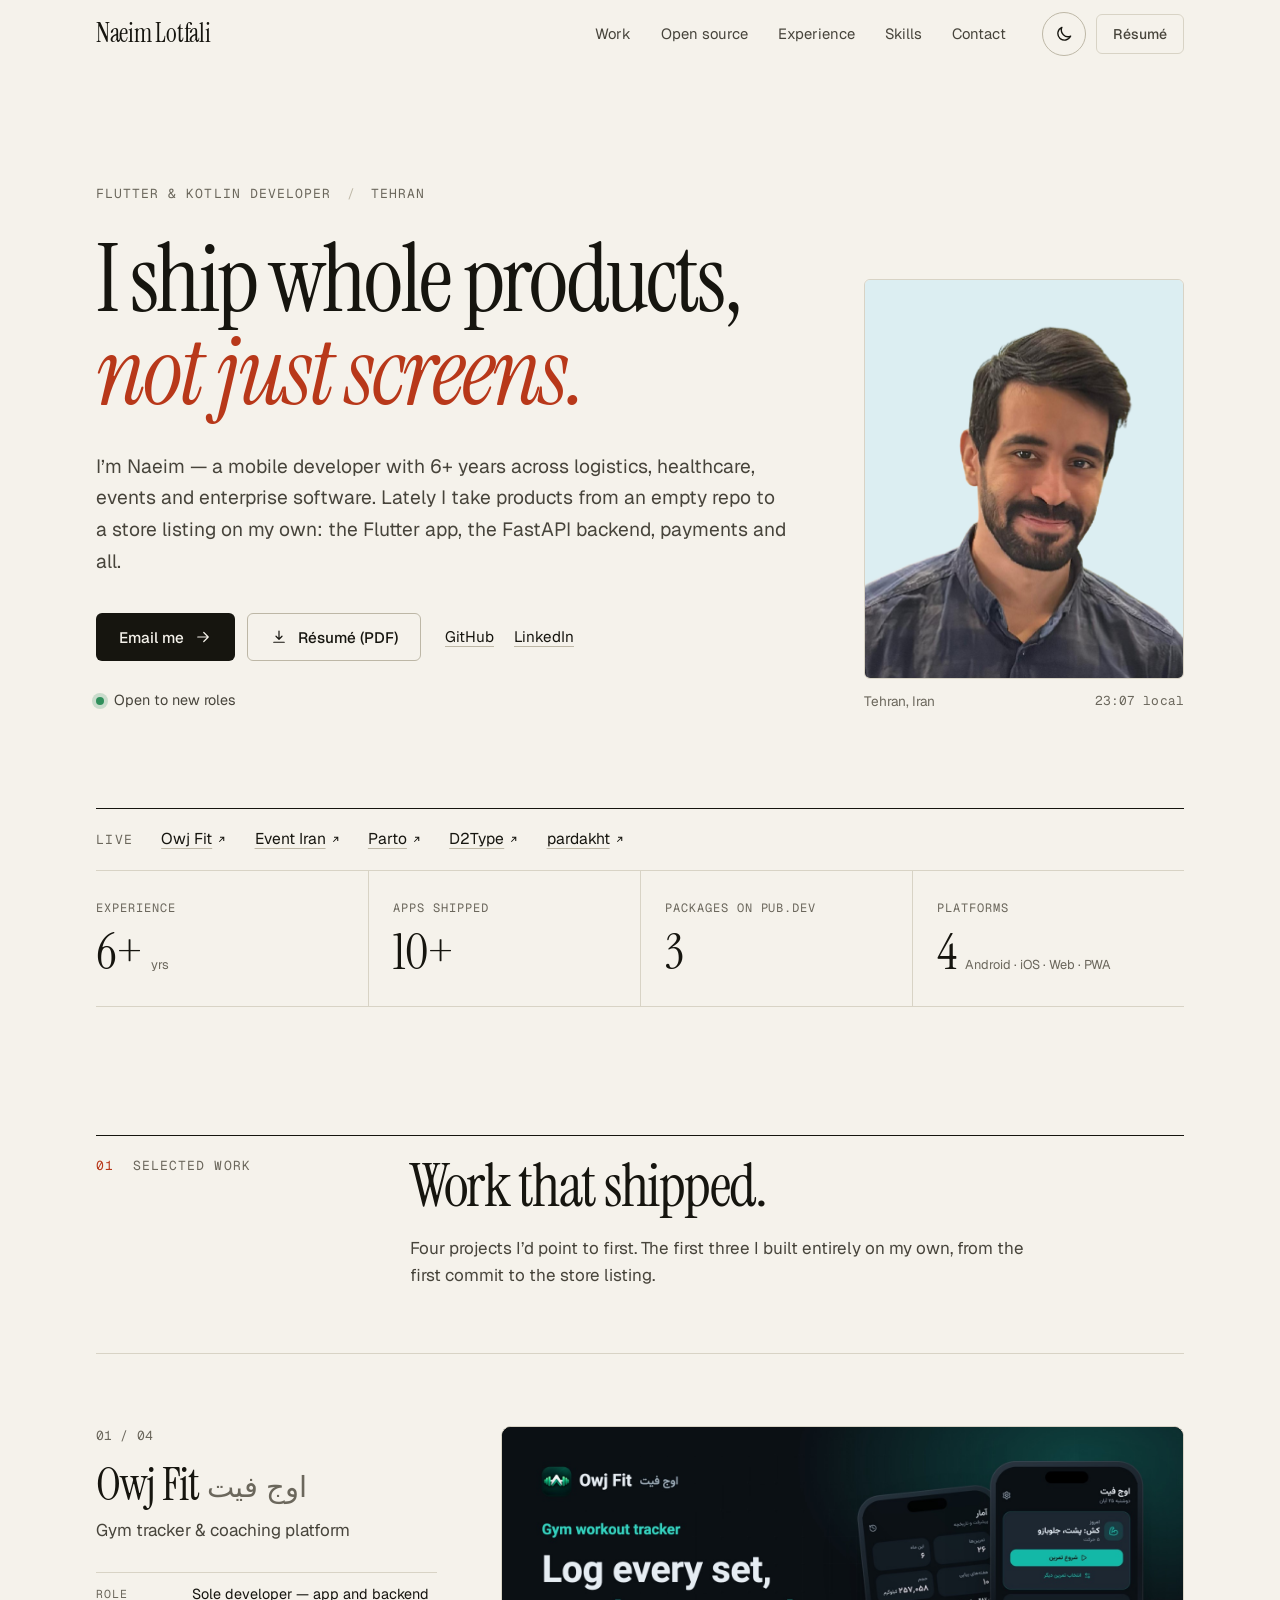
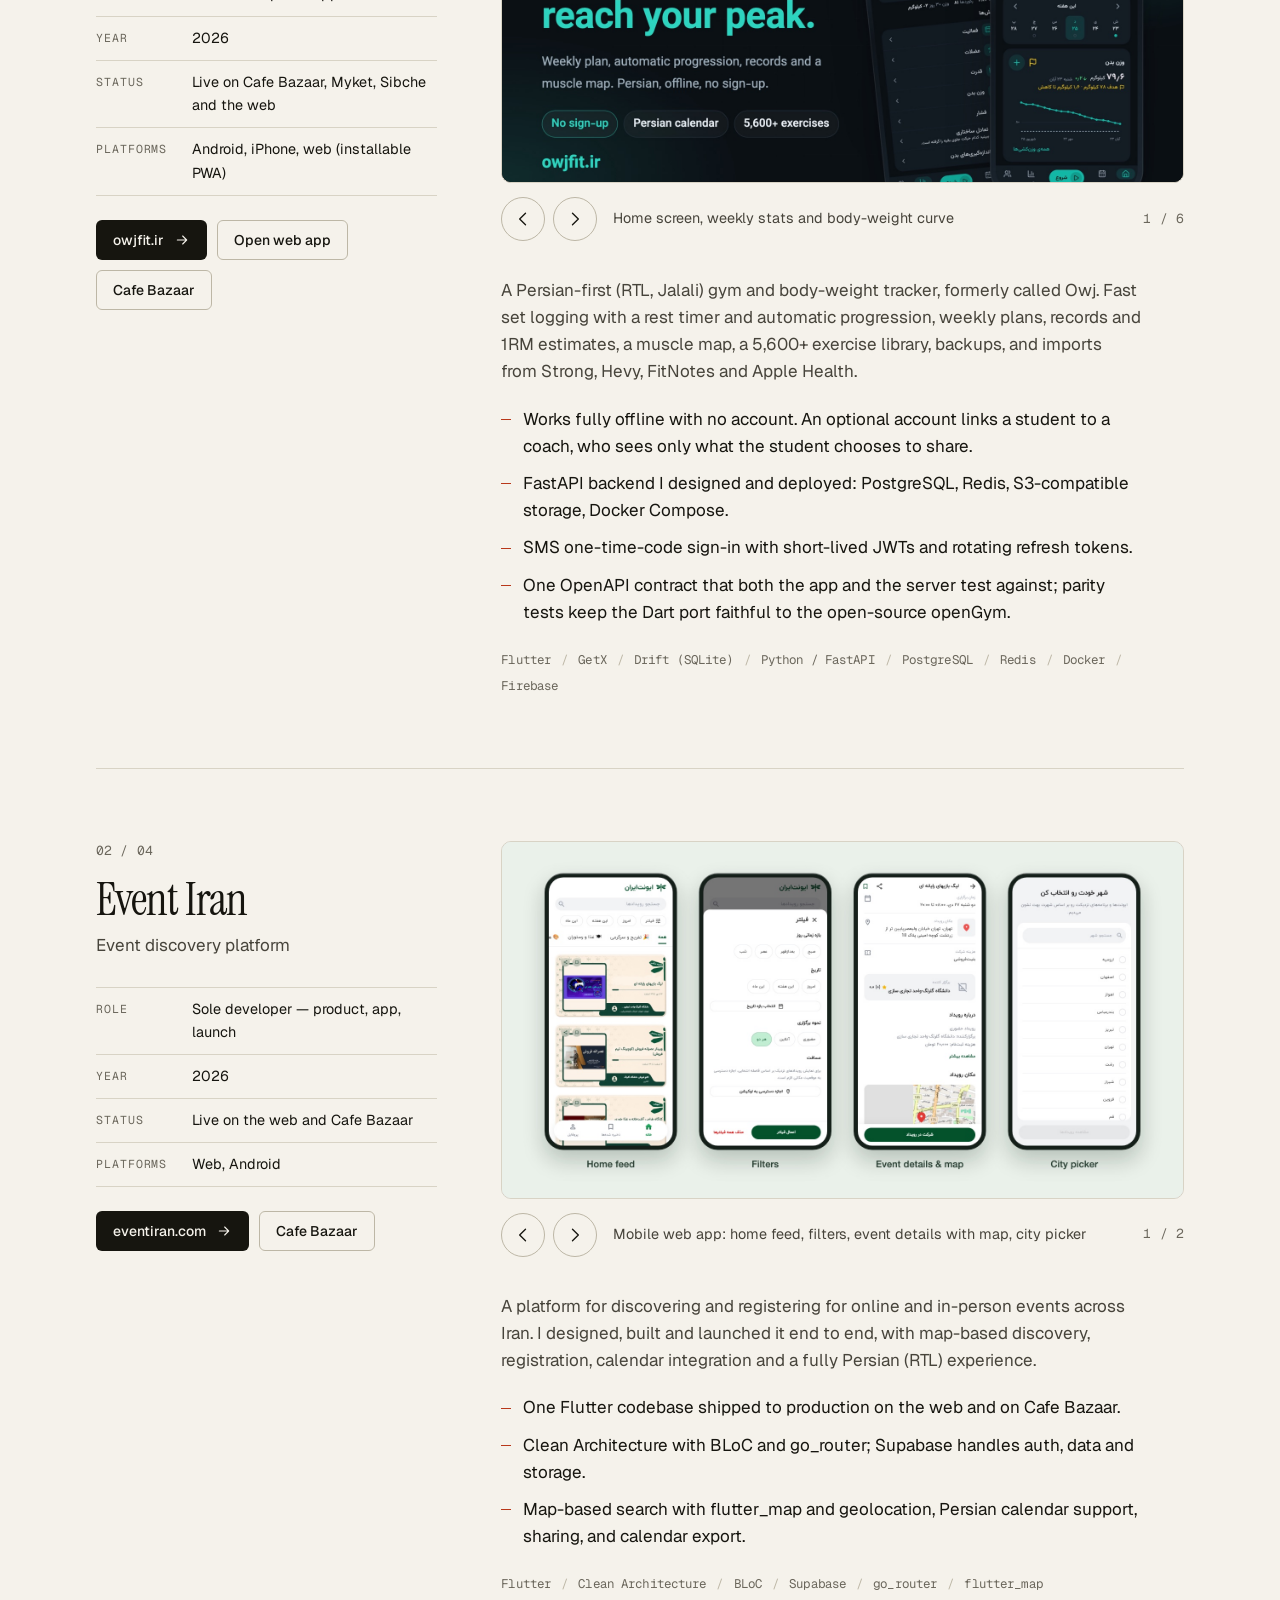
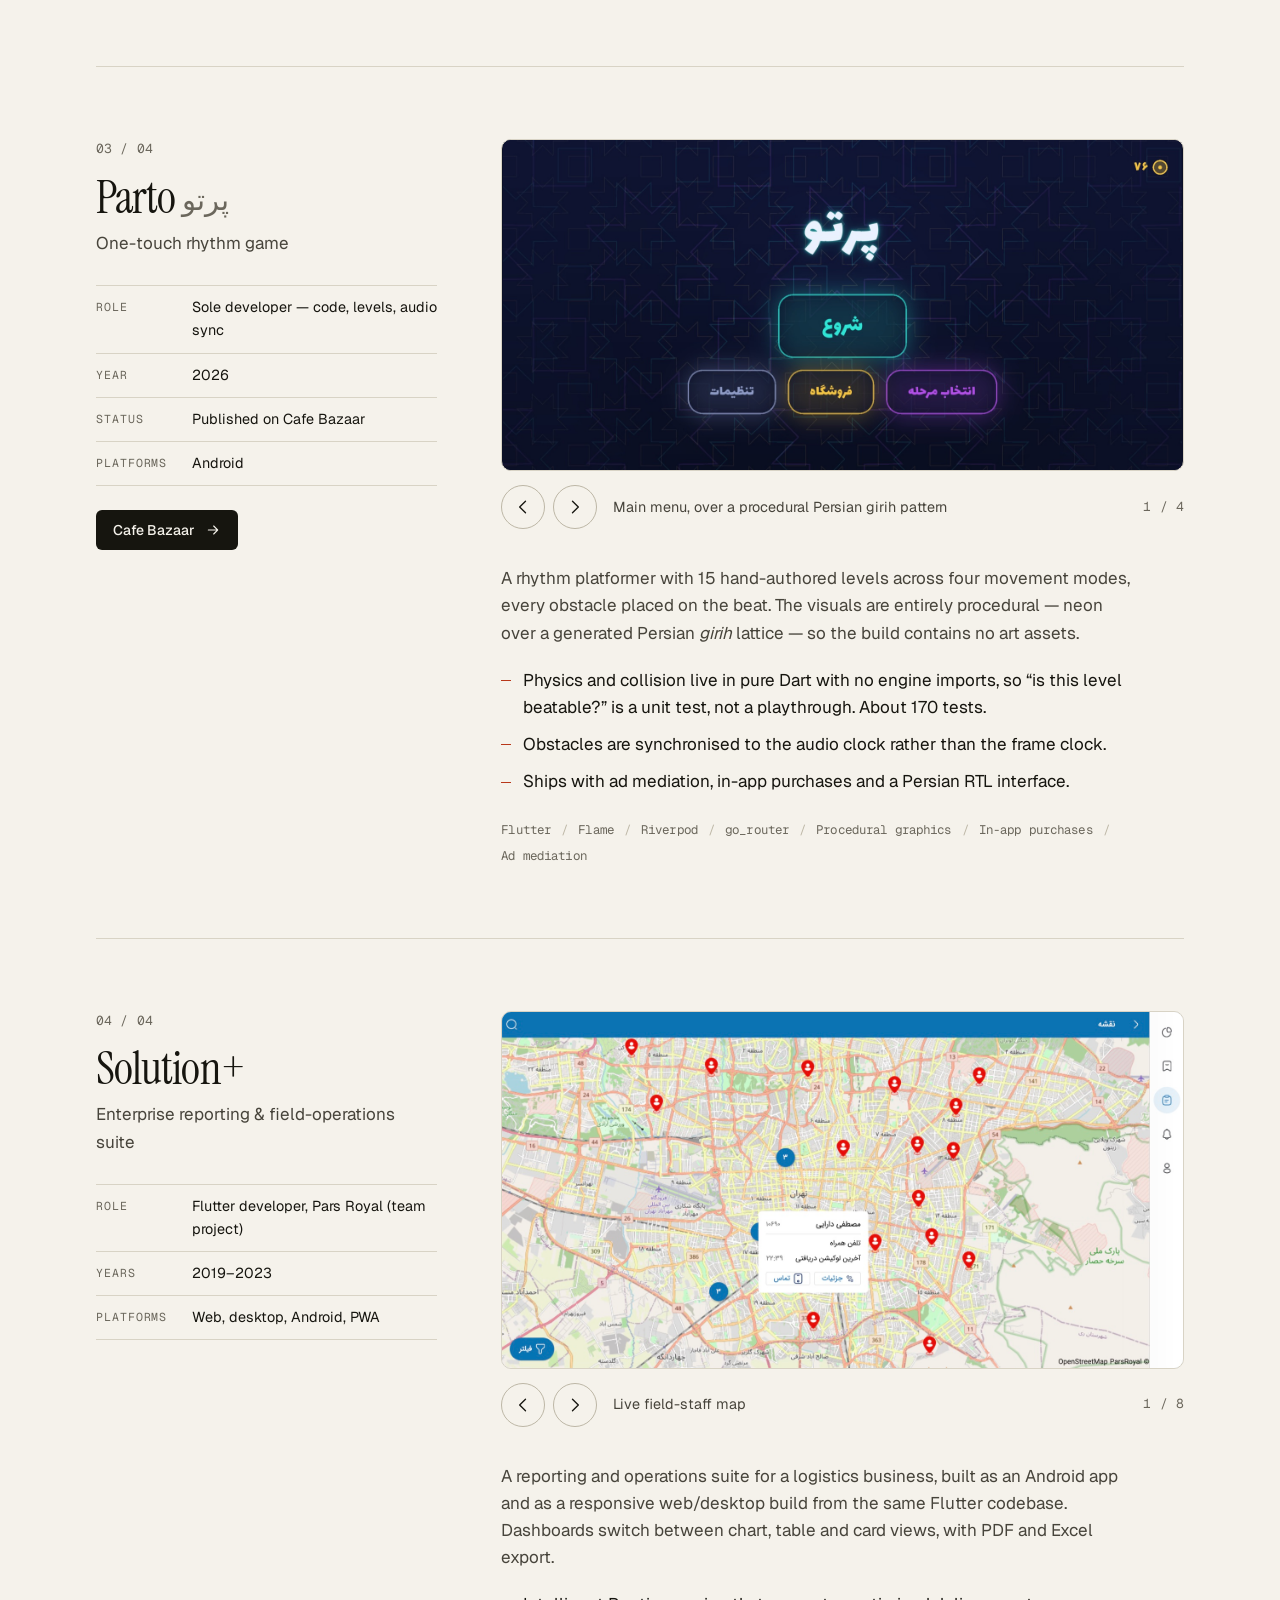
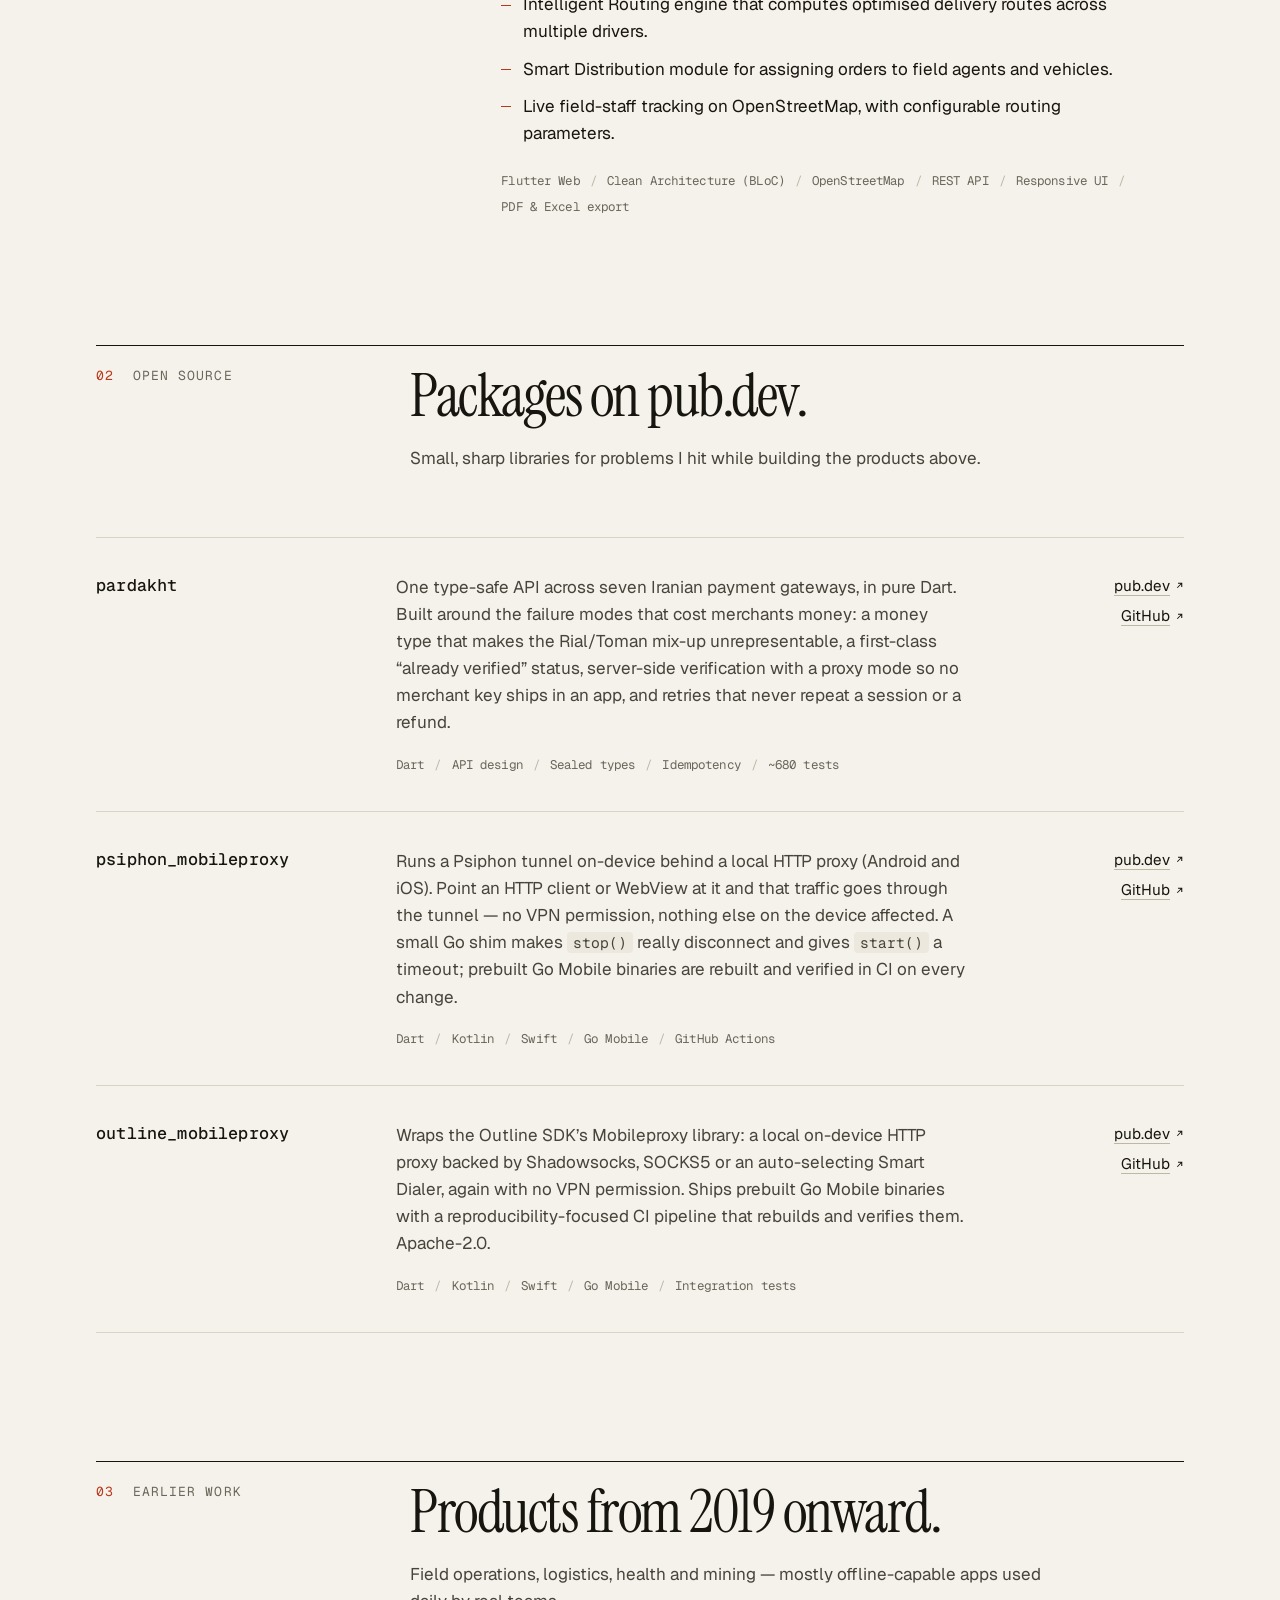
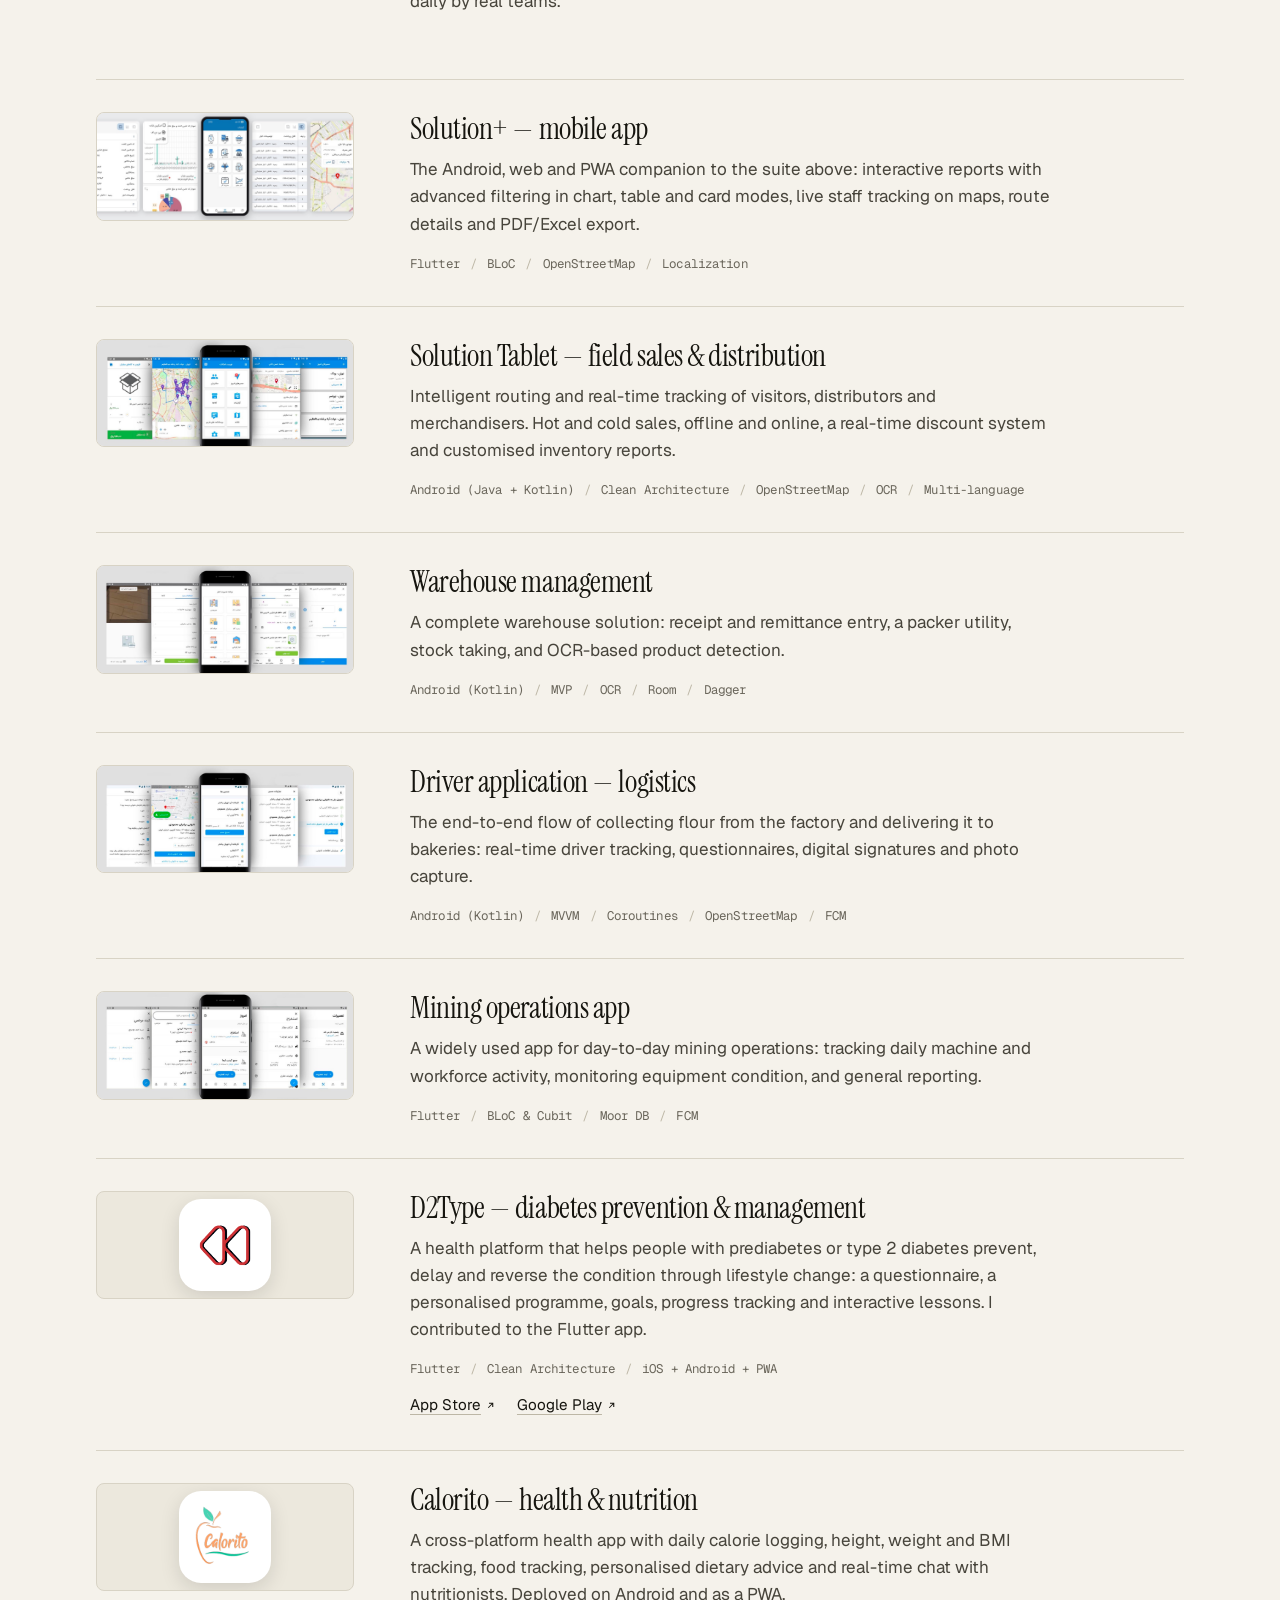
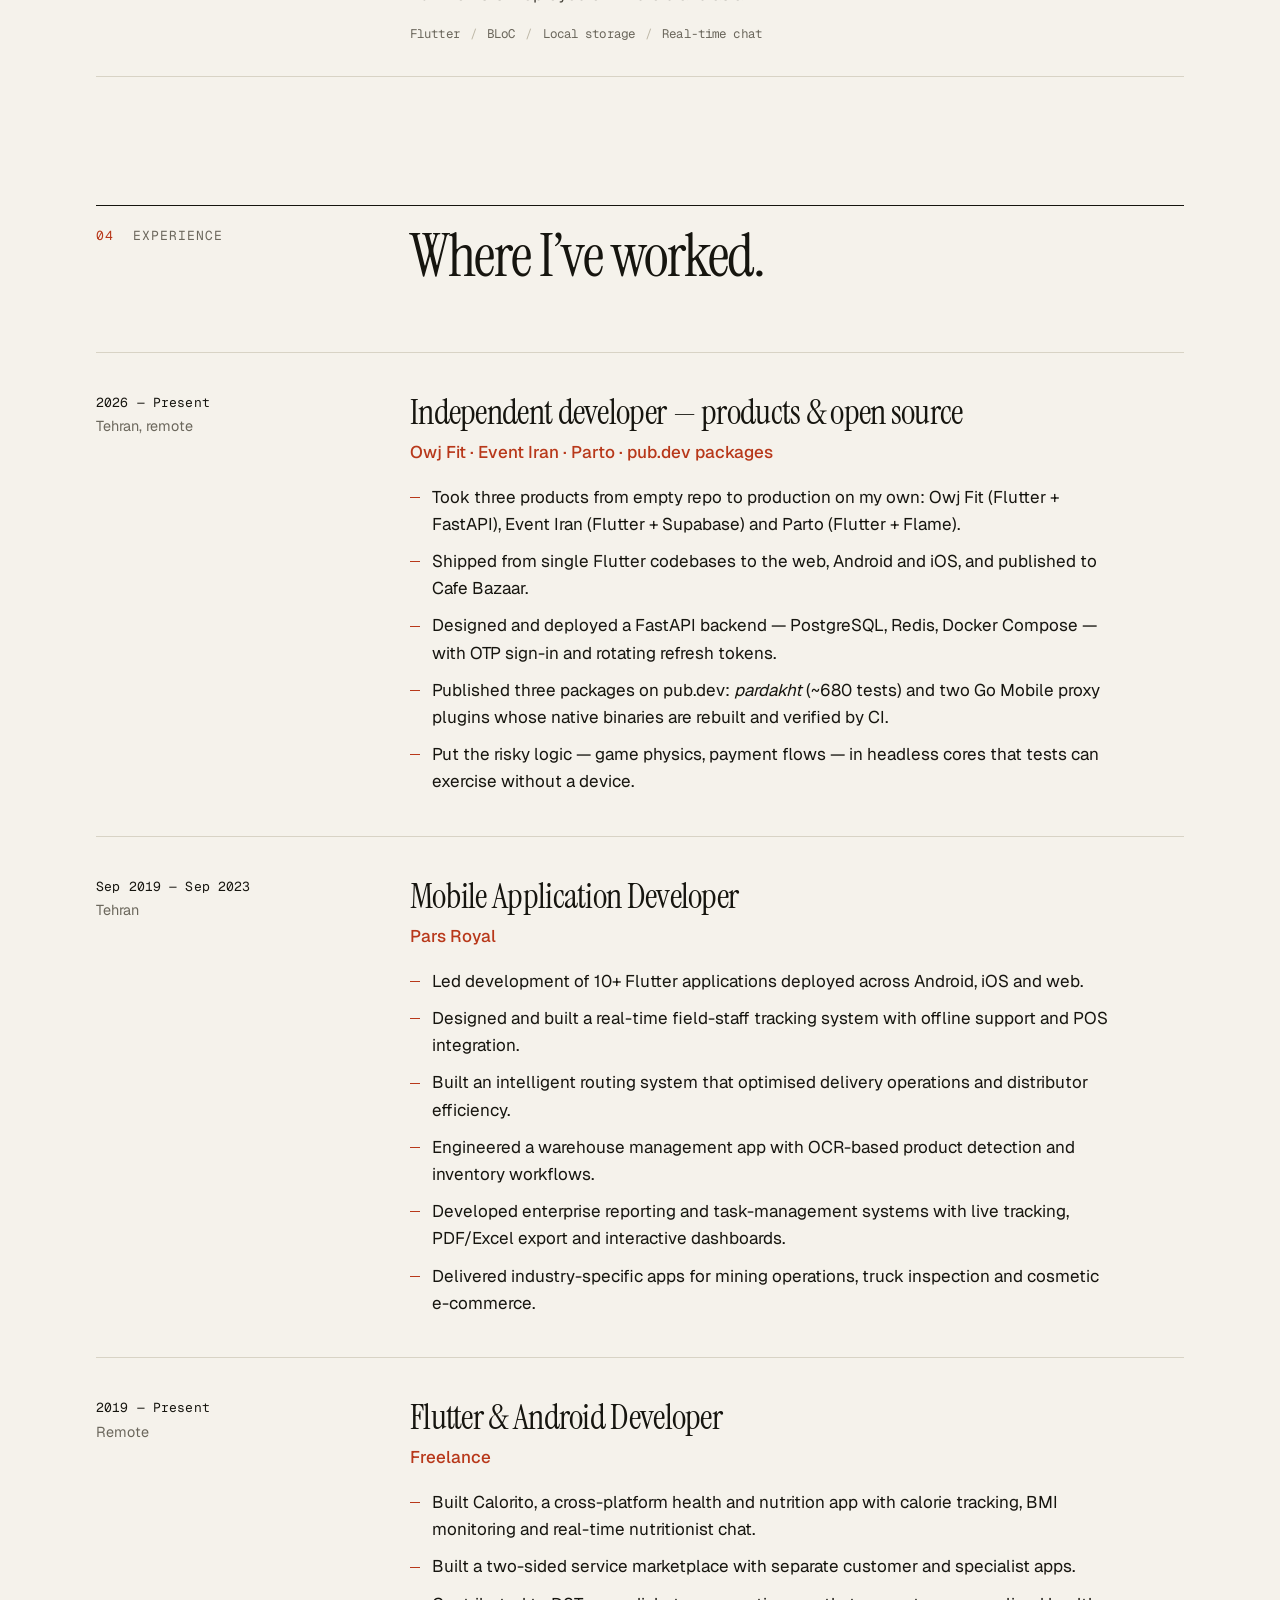
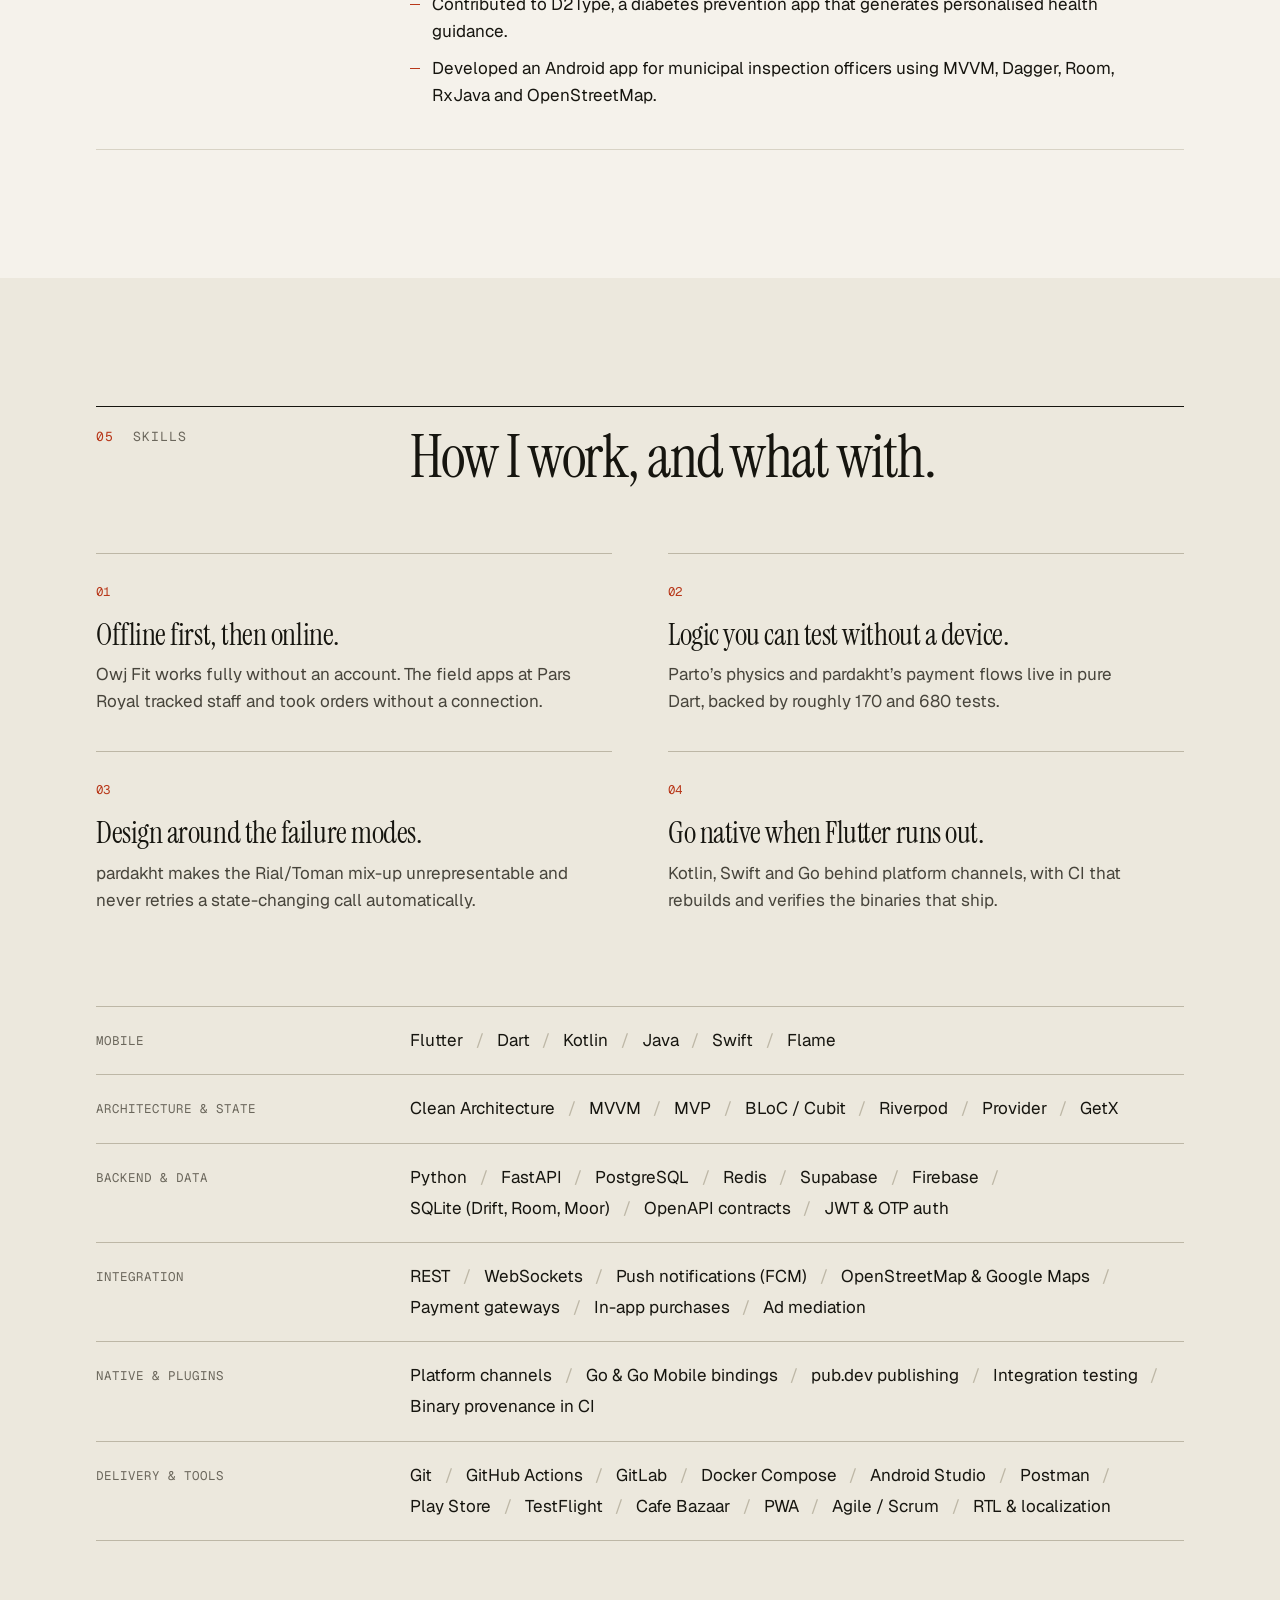
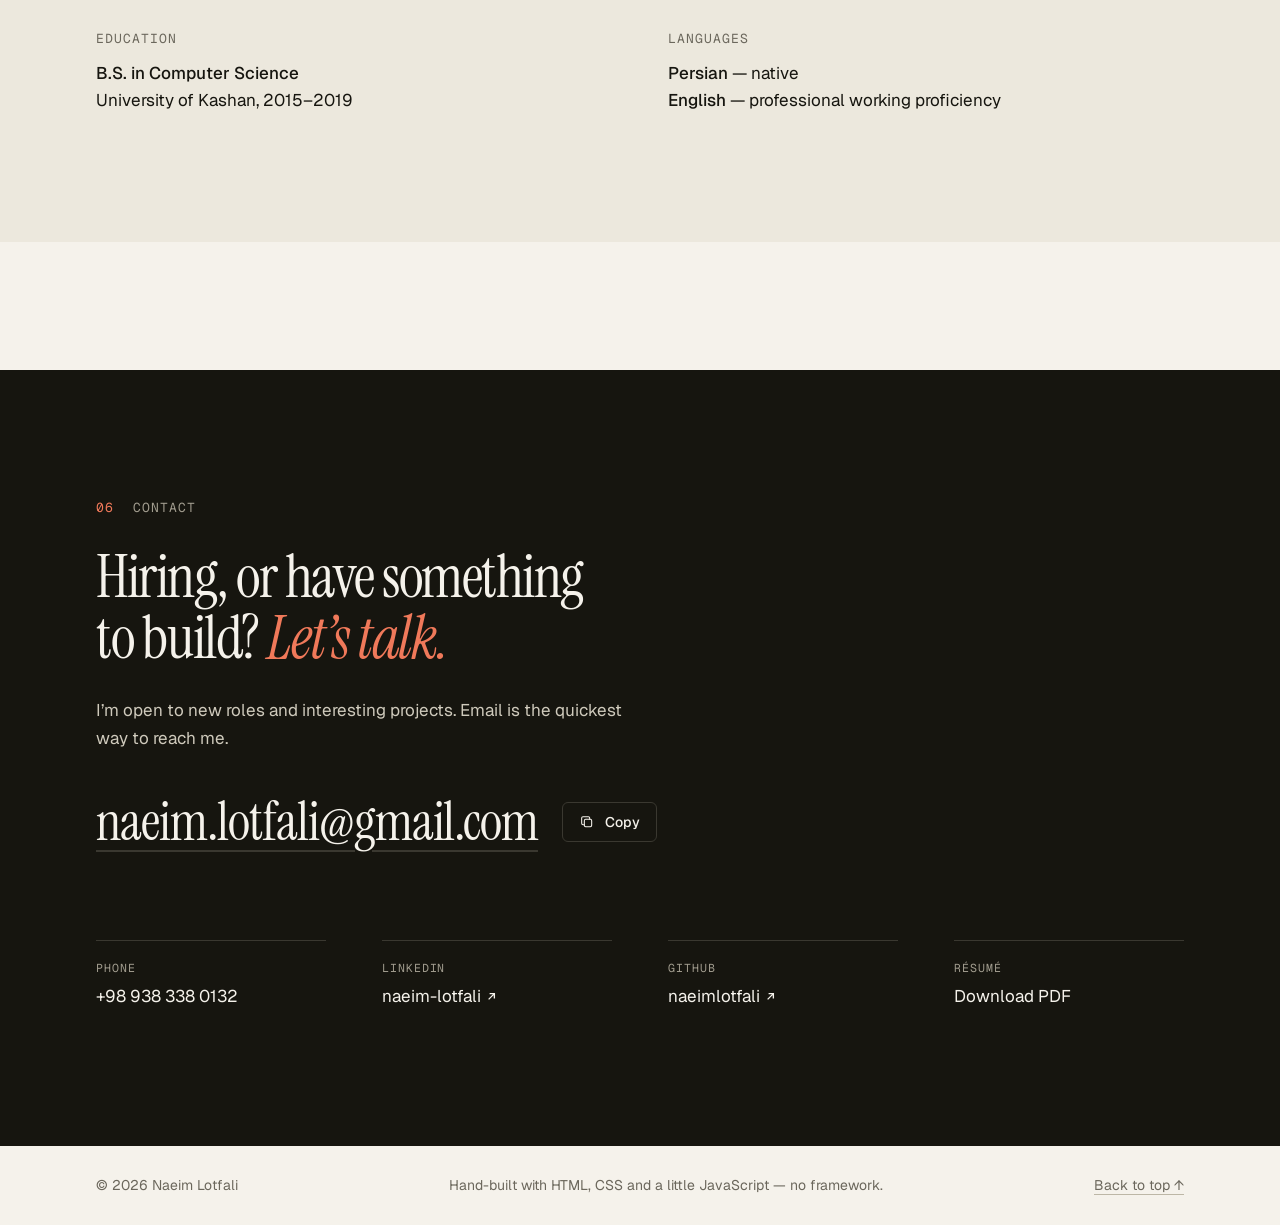
<file: index.html>
<!DOCTYPE html>
<html lang="en">
<head>
    <meta charset="UTF-8">
    <meta name="viewport" content="width=device-width, initial-scale=1">
    <title>Naeim Lotfali — Flutter &amp; Mobile Developer</title>
    <meta name="description" content="Naeim Lotfali is a Flutter and Kotlin developer in Tehran with 6+ years of experience. He builds and ships whole products — Owj Fit (Flutter + FastAPI), Event Iran, the Parto rhythm game — and publishes packages on pub.dev.">
    <meta name="author" content="Naeim Lotfali">
    <meta name="color-scheme" content="light dark">
    <meta name="theme-color" content="#f5f2eb" media="(prefers-color-scheme: light)">
    <meta name="theme-color" content="#12110e" media="(prefers-color-scheme: dark)">
    <link rel="canonical" href="https://naeimlotfali.github.io/">

    <!-- Open Graph / Twitter -->
    <meta property="og:type" content="website">
    <meta property="og:site_name" content="Naeim Lotfali">
    <meta property="og:url" content="https://naeimlotfali.github.io/">
    <meta property="og:title" content="Naeim Lotfali — Flutter &amp; Mobile Developer">
    <meta property="og:description" content="I ship whole products, not just screens. Flutter and Kotlin developer with 6+ years of experience — Owj Fit, Event Iran, Parto and three packages on pub.dev.">
    <meta property="og:image" content="https://naeimlotfali.github.io/assets/images/og.png">
    <meta property="og:image:width" content="1200">
    <meta property="og:image:height" content="630">
    <meta property="og:image:alt" content="Naeim Lotfali — Flutter and mobile developer. I ship whole products, not just screens.">
    <meta name="twitter:card" content="summary_large_image">

    <link rel="icon" type="image/svg+xml" href="assets/images/favicon.svg">

    <!-- Apply the saved theme before first paint so there is no flash -->
    <script>
        try {
            var t = localStorage.getItem('theme');
            if (t === 'light' || t === 'dark') document.documentElement.dataset.theme = t;
        } catch (e) {}
        document.documentElement.classList.add('js');
    </script>

    <link rel="preconnect" href="https://fonts.googleapis.com">
    <link rel="preconnect" href="https://fonts.gstatic.com" crossorigin>
    <link href="https://fonts.googleapis.com/css2?family=Geist:wght@400;500;600&family=Geist+Mono:wght@400;500&family=Instrument+Serif:ital@0;1&display=swap" rel="stylesheet">
    <link rel="stylesheet" href="css/style.css">

    <script type="application/ld+json">
    {
        "@context": "https://schema.org",
        "@type": "Person",
        "name": "Naeim Lotfali",
        "jobTitle": "Flutter & Mobile Application Developer",
        "url": "https://naeimlotfali.github.io/",
        "email": "mailto:naeim.lotfali@gmail.com",
        "image": "https://naeimlotfali.github.io/assets/images/profile.png",
        "address": { "@type": "PostalAddress", "addressLocality": "Tehran", "addressCountry": "IR" },
        "alumniOf": { "@type": "CollegeOrUniversity", "name": "University of Kashan" },
        "knowsAbout": ["Flutter", "Dart", "Kotlin", "Clean Architecture", "Offline-first apps", "FastAPI"],
        "sameAs": [
            "https://github.com/naeimlotfali",
            "https://linkedin.com/in/naeim-lotfali",
            "https://pub.dev/packages/pardakht"
        ]
    }
    </script>
</head>
<body>
    <!-- Icon sprite -->
    <svg width="0" height="0" style="position:absolute" aria-hidden="true" focusable="false">
        <defs>
            <symbol id="i-arrow" viewBox="0 0 24 24"><path d="M5 12h14M13 6l6 6-6 6" fill="none" stroke="currentColor" stroke-width="1.6" stroke-linecap="round" stroke-linejoin="round"/></symbol>
            <symbol id="i-download" viewBox="0 0 24 24"><path d="M12 4v11m0 0l-4-4m4 4l4-4M5 19h14" fill="none" stroke="currentColor" stroke-width="1.6" stroke-linecap="round" stroke-linejoin="round"/></symbol>
            <symbol id="i-chev-l" viewBox="0 0 24 24"><path d="M15 5l-7 7 7 7" fill="none" stroke="currentColor" stroke-width="1.6" stroke-linecap="round" stroke-linejoin="round"/></symbol>
            <symbol id="i-chev-r" viewBox="0 0 24 24"><path d="M9 5l7 7-7 7" fill="none" stroke="currentColor" stroke-width="1.6" stroke-linecap="round" stroke-linejoin="round"/></symbol>
            <symbol id="i-close" viewBox="0 0 24 24"><path d="M6 6l12 12M18 6L6 18" fill="none" stroke="currentColor" stroke-width="1.6" stroke-linecap="round"/></symbol>
            <symbol id="i-copy" viewBox="0 0 24 24"><rect x="8" y="8" width="11" height="11" rx="2" fill="none" stroke="currentColor" stroke-width="1.6"/><path d="M16 8V6a2 2 0 0 0-2-2H6a2 2 0 0 0-2 2v8a2 2 0 0 0 2 2h2" fill="none" stroke="currentColor" stroke-width="1.6" stroke-linecap="round"/></symbol>
            <symbol id="i-sun" viewBox="0 0 24 24"><circle cx="12" cy="12" r="4" fill="none" stroke="currentColor" stroke-width="1.6"/><path d="M12 3v2M12 19v2M3 12h2M19 12h2M5.6 5.6l1.4 1.4M17 17l1.4 1.4M5.6 18.4L7 17M17 7l1.4-1.4" fill="none" stroke="currentColor" stroke-width="1.6" stroke-linecap="round"/></symbol>
            <symbol id="i-moon" viewBox="0 0 24 24"><path d="M20 14.5A8 8 0 0 1 9.5 4 8 8 0 1 0 20 14.5z" fill="none" stroke="currentColor" stroke-width="1.6" stroke-linejoin="round"/></symbol>
        </defs>
    </svg>

    <a class="skip" href="#main">Skip to content</a>

    <!-- ================= Header ================= -->
    <header class="site-header" id="siteHeader">
        <div class="wrap bar">
            <a class="brand" href="#top" aria-label="Naeim Lotfali — back to top">Naeim Lotfali</a>

            <nav class="nav" id="nav" aria-label="Primary">
                <ul>
                    <li><a href="#work">Work</a></li>
                    <li><a href="#open-source">Open source</a></li>
                    <li><a href="#experience">Experience</a></li>
                    <li><a href="#skills">Skills</a></li>
                    <li><a href="#contact">Contact</a></li>
                    <li class="nav-extra"><a href="assets/docs/Naeim-Lotfali-Resume.pdf" download>Résumé (PDF)</a></li>
                </ul>
            </nav>

            <div class="bar-actions">
                <button class="icon-btn" id="themeToggle" type="button" aria-label="Switch to dark theme">
                    <svg class="i-moon" width="20" height="20" aria-hidden="true"><use href="#i-moon"/></svg>
                    <svg class="i-sun" width="20" height="20" aria-hidden="true"><use href="#i-sun"/></svg>
                </button>
                <a class="btn btn-ghost btn-sm bar-resume" href="assets/docs/Naeim-Lotfali-Resume.pdf" download>Résumé</a>
                <button class="menu-btn" id="menuBtn" type="button" aria-expanded="false" aria-controls="nav">
                    <span class="menu-label">Menu</span>
                    <span class="menu-bars" aria-hidden="true"><i></i><i></i></span>
                </button>
            </div>
        </div>
    </header>

    <main id="main">
        <!-- ================= Hero ================= -->
        <section class="hero" id="top" aria-labelledby="hero-title">
            <div class="wrap hero-grid">
                <div class="hero-copy">
                    <p class="eyebrow">Flutter &amp; Kotlin developer <span class="sep" aria-hidden="true">/</span> Tehran</p>
                    <h1 id="hero-title">I ship whole products, <em>not just screens.</em></h1>
                    <p class="lede">
                        I’m Naeim — a mobile developer with 6+ years across logistics, healthcare, events and
                        enterprise software. Lately I take products from an empty repo to a store listing on my own:
                        the Flutter app, the FastAPI backend, payments and all.
                    </p>

                    <div class="hero-actions">
                        <a class="btn btn-solid" href="mailto:naeim.lotfali@gmail.com">
                            Email me
                            <svg width="18" height="18" aria-hidden="true"><use href="#i-arrow"/></svg>
                        </a>
                        <a class="btn btn-outline" href="assets/docs/Naeim-Lotfali-Resume.pdf" download>
                            <svg width="18" height="18" aria-hidden="true"><use href="#i-download"/></svg>
                            Résumé (PDF)
                        </a>
                        <span class="hero-socials">
                            <a class="link" href="https://github.com/naeimlotfali" target="_blank" rel="noopener">GitHub</a>
                            <a class="link" href="https://linkedin.com/in/naeim-lotfali" target="_blank" rel="noopener">LinkedIn</a>
                        </span>
                    </div>

                    <p class="status"><span class="status-dot" aria-hidden="true"></span> Open to new roles</p>
                </div>

                <figure class="portrait">
                    <img src="assets/images/profile.png" width="400" height="400" alt="Portrait of Naeim Lotfali" fetchpriority="high">
                    <figcaption>
                        <span>Tehran, Iran</span>
                        <span id="localTime" class="mono">UTC+3:30</span>
                    </figcaption>
                </figure>
            </div>

            <div class="wrap">
                <div class="proof">
                    <p class="proof-label mono">Live</p>
                    <ul class="proof-list">
                        <li><a class="link ext" href="https://owjfit.ir" target="_blank" rel="noopener">Owj Fit</a></li>
                        <li><a class="link ext" href="https://eventiran.com" target="_blank" rel="noopener">Event Iran</a></li>
                        <li><a class="link ext" href="https://cafebazaar.ir/app/ir.parto.game" target="_blank" rel="noopener">Parto</a></li>
                        <li><a class="link ext" href="https://apps.apple.com/us/app/d2type/id6469694752" target="_blank" rel="noopener">D2Type</a></li>
                        <li><a class="link ext" href="https://pub.dev/packages/pardakht" target="_blank" rel="noopener">pardakht</a></li>
                    </ul>
                </div>

                <dl class="facts">
                    <div><dt>Experience</dt><dd>6+<small> yrs</small></dd></div>
                    <div><dt>Apps shipped</dt><dd>10+</dd></div>
                    <div><dt>Packages on pub.dev</dt><dd>3</dd></div>
                    <div><dt>Platforms</dt><dd>4<small> Android · iOS · Web · PWA</small></dd></div>
                </dl>
            </div>
        </section>

        <!-- ================= Selected work ================= -->
        <section class="sec" id="work" aria-labelledby="work-title">
            <div class="wrap">
                <header class="sec-head reveal">
                    <p class="sec-index mono"><span>01</span> Selected work</p>
                    <div>
                        <h2 id="work-title">Work that shipped.</h2>
                        <p class="sec-intro">Four projects I’d point to first. The first three I built entirely on my own, from the first commit to the store listing.</p>
                    </div>
                </header>

                <!-- Owj Fit -->
                <article class="case reveal" id="owj" aria-labelledby="owj-title">
                    <div class="case-side">
                        <p class="case-no mono">01 / 04</p>
                        <h3 id="owj-title">Owj Fit <span class="fa" lang="fa" dir="rtl">اوج فیت</span></h3>
                        <p class="case-tag">Gym tracker &amp; coaching platform</p>
                        <dl class="meta">
                            <div><dt>Role</dt><dd>Sole developer — app and backend</dd></div>
                            <div><dt>Year</dt><dd>2026</dd></div>
                            <div><dt>Status</dt><dd>Live on Cafe Bazaar, Myket, Sibche and the web</dd></div>
                            <div><dt>Platforms</dt><dd>Android, iPhone, web (installable PWA)</dd></div>
                        </dl>
                        <div class="case-links">
                            <a class="btn btn-solid btn-sm" href="https://owjfit.ir/en/" target="_blank" rel="noopener">owjfit.ir <svg width="16" height="16" aria-hidden="true"><use href="#i-arrow"/></svg></a>
                            <a class="btn btn-outline btn-sm" href="https://app.owjfit.ir" target="_blank" rel="noopener">Open web app</a>
                            <a class="btn btn-outline btn-sm" href="https://cafebazaar.ir/app/ir.owjfit.app" target="_blank" rel="noopener">Cafe Bazaar</a>
                        </div>
                    </div>
                    <div class="case-main">
                        <figure class="gallery gallery--wide" data-gallery
                                data-alt="Owj Fit — "
                                data-images="assets/images/owjfit_1.jpg|assets/images/owjfit_2.jpg|assets/images/owjfit_3.jpg|assets/images/owjfit_4.jpg|assets/images/owjfit_5.jpg|assets/images/owjfit_6.jpg"
                                data-captions="Home screen, weekly stats and body-weight curve|Workout, exercise library, muscle map and weekly plan|Fast set logging with rest timer and next-weight tips|Exercise library with 5,600+ animated exercises|Muscle map: which muscles are falling behind|Coach and student: programs, chat and check-ins">
                            <button class="gallery-stage" type="button" aria-label="Enlarge screenshot">
                                <img src="assets/images/owjfit_1.jpg" width="1600" height="836" alt="Owj Fit — home screen, weekly stats and body-weight curve" loading="lazy" decoding="async">
                            </button>
                            <figcaption class="gallery-bar">
                                <div class="gallery-ctrl">
                                    <button class="icon-btn" type="button" data-prev aria-label="Previous screenshot"><svg width="20" height="20" aria-hidden="true"><use href="#i-chev-l"/></svg></button>
                                    <button class="icon-btn" type="button" data-next aria-label="Next screenshot"><svg width="20" height="20" aria-hidden="true"><use href="#i-chev-r"/></svg></button>
                                </div>
                                <p class="gallery-caption" aria-live="polite">Home screen, weekly stats and body-weight curve</p>
                                <p class="gallery-count mono"><span data-cur>1</span> / <span data-total>6</span></p>
                            </figcaption>
                        </figure>
                        <div class="prose">
                            <p>A Persian-first (RTL, Jalali) gym and body-weight tracker, formerly called Owj. Fast set logging with a rest timer and automatic progression, weekly plans, records and 1RM estimates, a muscle map, a 5,600+ exercise library, backups, and imports from Strong, Hevy, FitNotes and Apple Health.</p>
                            <ul class="points">
                                <li>Works fully offline with no account. An optional account links a student to a coach, who sees only what the student chooses to share.</li>
                                <li>FastAPI backend I designed and deployed: PostgreSQL, Redis, S3-compatible storage, Docker Compose.</li>
                                <li>SMS one-time-code sign-in with short-lived JWTs and rotating refresh tokens.</li>
                                <li>One OpenAPI contract that both the app and the server test against; parity tests keep the Dart port faithful to the open-source openGym.</li>
                            </ul>
                        </div>
                        <ul class="stack mono" aria-label="Technology">
                            <li>Flutter</li><li>GetX</li><li>Drift (SQLite)</li><li>Python / FastAPI</li><li>PostgreSQL</li><li>Redis</li><li>Docker</li><li>Firebase</li>
                        </ul>
                    </div>
                </article>

                <!-- Event Iran -->
                <article class="case reveal" id="event-iran" aria-labelledby="eventiran-title">
                    <div class="case-side">
                        <p class="case-no mono">02 / 04</p>
                        <h3 id="eventiran-title">Event Iran</h3>
                        <p class="case-tag">Event discovery platform</p>
                        <dl class="meta">
                            <div><dt>Role</dt><dd>Sole developer — product, app, launch</dd></div>
                            <div><dt>Year</dt><dd>2026</dd></div>
                            <div><dt>Status</dt><dd>Live on the web and Cafe Bazaar</dd></div>
                            <div><dt>Platforms</dt><dd>Web, Android</dd></div>
                        </dl>
                        <div class="case-links">
                            <a class="btn btn-solid btn-sm" href="https://eventiran.com" target="_blank" rel="noopener">eventiran.com <svg width="16" height="16" aria-hidden="true"><use href="#i-arrow"/></svg></a>
                            <a class="btn btn-outline btn-sm" href="https://cafebazaar.ir/app/com.eventiran.evento" target="_blank" rel="noopener">Cafe Bazaar</a>
                        </div>
                    </div>
                    <div class="case-main">
                        <figure class="gallery" data-gallery
                                data-alt="Event Iran — "
                                data-images="assets/images/eventiran_1.jpg|assets/images/eventiran_2.jpg"
                                data-captions="Mobile web app: home feed, filters, event details with map, city picker|Desktop web app: home feed with search, date filters and categories">
                            <button class="gallery-stage" type="button" aria-label="Enlarge screenshot">
                                <img src="assets/images/eventiran_1.jpg" width="1600" height="836" alt="Event Iran — mobile web app: home feed, filters, event details with map, city picker" loading="lazy" decoding="async">
                            </button>
                            <figcaption class="gallery-bar">
                                <div class="gallery-ctrl">
                                    <button class="icon-btn" type="button" data-prev aria-label="Previous screenshot"><svg width="20" height="20" aria-hidden="true"><use href="#i-chev-l"/></svg></button>
                                    <button class="icon-btn" type="button" data-next aria-label="Next screenshot"><svg width="20" height="20" aria-hidden="true"><use href="#i-chev-r"/></svg></button>
                                </div>
                                <p class="gallery-caption" aria-live="polite">Mobile web app: home feed, filters, event details with map, city picker</p>
                                <p class="gallery-count mono"><span data-cur>1</span> / <span data-total>2</span></p>
                            </figcaption>
                        </figure>
                        <div class="prose">
                            <p>A platform for discovering and registering for online and in-person events across Iran. I designed, built and launched it end to end, with map-based discovery, registration, calendar integration and a fully Persian (RTL) experience.</p>
                            <ul class="points">
                                <li>One Flutter codebase shipped to production on the web and on Cafe Bazaar.</li>
                                <li>Clean Architecture with BLoC and go_router; Supabase handles auth, data and storage.</li>
                                <li>Map-based search with flutter_map and geolocation, Persian calendar support, sharing, and calendar export.</li>
                            </ul>
                        </div>
                        <ul class="stack mono" aria-label="Technology">
                            <li>Flutter</li><li>Clean Architecture</li><li>BLoC</li><li>Supabase</li><li>go_router</li><li>flutter_map</li>
                        </ul>
                    </div>
                </article>

                <!-- Parto -->
                <article class="case reveal" id="parto" aria-labelledby="parto-title">
                    <div class="case-side">
                        <p class="case-no mono">03 / 04</p>
                        <h3 id="parto-title">Parto <span class="fa" lang="fa" dir="rtl">پرتو</span></h3>
                        <p class="case-tag">One-touch rhythm game</p>
                        <dl class="meta">
                            <div><dt>Role</dt><dd>Sole developer — code, levels, audio sync</dd></div>
                            <div><dt>Year</dt><dd>2026</dd></div>
                            <div><dt>Status</dt><dd>Published on Cafe Bazaar</dd></div>
                            <div><dt>Platforms</dt><dd>Android</dd></div>
                        </dl>
                        <div class="case-links">
                            <a class="btn btn-solid btn-sm" href="https://cafebazaar.ir/app/ir.parto.game" target="_blank" rel="noopener">Cafe Bazaar <svg width="16" height="16" aria-hidden="true"><use href="#i-arrow"/></svg></a>
                        </div>
                    </div>
                    <div class="case-main">
                        <figure class="gallery gallery--dark" data-gallery
                                data-alt="Parto — "
                                data-images="assets/images/parto_1.jpg|assets/images/parto_2.jpg|assets/images/parto_3.jpg|assets/images/parto_4.jpg"
                                data-captions="Main menu, over a procedural Persian girih pattern|Level select with per-level best percentage|Level 4 “Tondbad”: jump mode, beat-aligned obstacles|“Rahroye Noor”: wave mode with a speed portal ahead">
                            <button class="gallery-stage" type="button" aria-label="Enlarge screenshot">
                                <img src="assets/images/parto_1.jpg" width="1600" height="778" alt="Parto — main menu over a procedural Persian girih pattern" loading="lazy" decoding="async">
                            </button>
                            <figcaption class="gallery-bar">
                                <div class="gallery-ctrl">
                                    <button class="icon-btn" type="button" data-prev aria-label="Previous screenshot"><svg width="20" height="20" aria-hidden="true"><use href="#i-chev-l"/></svg></button>
                                    <button class="icon-btn" type="button" data-next aria-label="Next screenshot"><svg width="20" height="20" aria-hidden="true"><use href="#i-chev-r"/></svg></button>
                                </div>
                                <p class="gallery-caption" aria-live="polite">Main menu, over a procedural Persian girih pattern</p>
                                <p class="gallery-count mono"><span data-cur>1</span> / <span data-total>4</span></p>
                            </figcaption>
                        </figure>
                        <div class="prose">
                            <p>A rhythm platformer with 15 hand-authored levels across four movement modes, every obstacle placed on the beat. The visuals are entirely procedural — neon over a generated Persian <em>girih</em> lattice — so the build contains no art assets.</p>
                            <ul class="points">
                                <li>Physics and collision live in pure Dart with no engine imports, so “is this level beatable?” is a unit test, not a playthrough. About 170 tests.</li>
                                <li>Obstacles are synchronised to the audio clock rather than the frame clock.</li>
                                <li>Ships with ad mediation, in-app purchases and a Persian RTL interface.</li>
                            </ul>
                        </div>
                        <ul class="stack mono" aria-label="Technology">
                            <li>Flutter</li><li>Flame</li><li>Riverpod</li><li>go_router</li><li>Procedural graphics</li><li>In-app purchases</li><li>Ad mediation</li>
                        </ul>
                    </div>
                </article>

                <!-- Solution+ -->
                <article class="case reveal" id="solution-plus" aria-labelledby="solution-title">
                    <div class="case-side">
                        <p class="case-no mono">04 / 04</p>
                        <h3 id="solution-title">Solution+</h3>
                        <p class="case-tag">Enterprise reporting &amp; field-operations suite</p>
                        <dl class="meta">
                            <div><dt>Role</dt><dd>Flutter developer, Pars Royal (team project)</dd></div>
                            <div><dt>Years</dt><dd>2019–2023</dd></div>
                            <div><dt>Platforms</dt><dd>Web, desktop, Android, PWA</dd></div>
                        </dl>
                    </div>
                    <div class="case-main">
                        <figure class="gallery" data-gallery
                                data-alt="Solution+ web — "
                                data-images="assets/images/solution_web_3.jpg|assets/images/solution_web_5.jpg|assets/images/solution_web_6.jpg|assets/images/solution_web_2.jpg|assets/images/solution_web_4.jpg|assets/images/solution_web_7.jpg|assets/images/solution_web_8.jpg|assets/images/solution_web_1.jpg"
                                data-captions="Live field-staff map|Intelligent routing: optimised route|Multi-driver route split|Analytics and charts with PDF / Excel export|Orders and driver assignment|Smart Distribution module|Routing settings|Reports and modules hub">
                            <button class="gallery-stage" type="button" aria-label="Enlarge screenshot">
                                <img src="assets/images/solution_web_3.jpg" width="1600" height="835" alt="Solution+ web — live field-staff map" loading="lazy" decoding="async">
                            </button>
                            <figcaption class="gallery-bar">
                                <div class="gallery-ctrl">
                                    <button class="icon-btn" type="button" data-prev aria-label="Previous screenshot"><svg width="20" height="20" aria-hidden="true"><use href="#i-chev-l"/></svg></button>
                                    <button class="icon-btn" type="button" data-next aria-label="Next screenshot"><svg width="20" height="20" aria-hidden="true"><use href="#i-chev-r"/></svg></button>
                                </div>
                                <p class="gallery-caption" aria-live="polite">Live field-staff map</p>
                                <p class="gallery-count mono"><span data-cur>1</span> / <span data-total>8</span></p>
                            </figcaption>
                        </figure>
                        <div class="prose">
                            <p>A reporting and operations suite for a logistics business, built as an Android app and as a responsive web/desktop build from the same Flutter codebase. Dashboards switch between chart, table and card views, with PDF and Excel export.</p>
                            <ul class="points">
                                <li>Intelligent Routing engine that computes optimised delivery routes across multiple drivers.</li>
                                <li>Smart Distribution module for assigning orders to field agents and vehicles.</li>
                                <li>Live field-staff tracking on OpenStreetMap, with configurable routing parameters.</li>
                            </ul>
                        </div>
                        <ul class="stack mono" aria-label="Technology">
                            <li>Flutter Web</li><li>Clean Architecture (BLoC)</li><li>OpenStreetMap</li><li>REST API</li><li>Responsive UI</li><li>PDF &amp; Excel export</li>
                        </ul>
                    </div>
                </article>
            </div>
        </section>

        <!-- ================= Open source ================= -->
        <section class="sec" id="open-source" aria-labelledby="oss-title">
            <div class="wrap">
                <header class="sec-head reveal">
                    <p class="sec-index mono"><span>02</span> Open source</p>
                    <div>
                        <h2 id="oss-title">Packages on pub.dev.</h2>
                        <p class="sec-intro">Small, sharp libraries for problems I hit while building the products above.</p>
                    </div>
                </header>

                <ul class="oss">
                    <li class="oss-row reveal">
                        <h3 class="oss-name mono"><a href="https://pub.dev/packages/pardakht" target="_blank" rel="noopener">pardakht</a></h3>
                        <div class="oss-body">
                            <p>One type-safe API across seven Iranian payment gateways, in pure Dart. Built around the failure modes that cost merchants money: a money type that makes the Rial/Toman mix-up unrepresentable, a first-class “already verified” status, server-side verification with a proxy mode so no merchant key ships in an app, and retries that never repeat a session or a refund.</p>
                            <ul class="stack mono"><li>Dart</li><li>API design</li><li>Sealed types</li><li>Idempotency</li><li>~680 tests</li></ul>
                        </div>
                        <div class="oss-links">
                            <a class="link ext" href="https://pub.dev/packages/pardakht" target="_blank" rel="noopener">pub.dev</a>
                            <a class="link ext" href="https://github.com/naeimlotfali/pardakht" target="_blank" rel="noopener">GitHub</a>
                        </div>
                    </li>
                    <li class="oss-row reveal">
                        <h3 class="oss-name mono"><a href="https://pub.dev/packages/psiphon_mobileproxy" target="_blank" rel="noopener">psiphon_mobileproxy</a></h3>
                        <div class="oss-body">
                            <p>Runs a Psiphon tunnel on-device behind a local HTTP proxy (Android and iOS). Point an HTTP client or WebView at it and that traffic goes through the tunnel — no VPN permission, nothing else on the device affected. A small Go shim makes <code>stop()</code> really disconnect and gives <code>start()</code> a timeout; prebuilt Go Mobile binaries are rebuilt and verified in CI on every change.</p>
                            <ul class="stack mono"><li>Dart</li><li>Kotlin</li><li>Swift</li><li>Go Mobile</li><li>GitHub Actions</li></ul>
                        </div>
                        <div class="oss-links">
                            <a class="link ext" href="https://pub.dev/packages/psiphon_mobileproxy" target="_blank" rel="noopener">pub.dev</a>
                            <a class="link ext" href="https://github.com/naeimlotfali/psiphon_mobileproxy" target="_blank" rel="noopener">GitHub</a>
                        </div>
                    </li>
                    <li class="oss-row reveal">
                        <h3 class="oss-name mono"><a href="https://pub.dev/packages/outline_mobileproxy" target="_blank" rel="noopener">outline_mobileproxy</a></h3>
                        <div class="oss-body">
                            <p>Wraps the Outline SDK’s Mobileproxy library: a local on-device HTTP proxy backed by Shadowsocks, SOCKS5 or an auto-selecting Smart Dialer, again with no VPN permission. Ships prebuilt Go Mobile binaries with a reproducibility-focused CI pipeline that rebuilds and verifies them. Apache-2.0.</p>
                            <ul class="stack mono"><li>Dart</li><li>Kotlin</li><li>Swift</li><li>Go Mobile</li><li>Integration tests</li></ul>
                        </div>
                        <div class="oss-links">
                            <a class="link ext" href="https://pub.dev/packages/outline_mobileproxy" target="_blank" rel="noopener">pub.dev</a>
                            <a class="link ext" href="https://github.com/naeimlotfali/outline_mobileproxy" target="_blank" rel="noopener">GitHub</a>
                        </div>
                    </li>
                </ul>
            </div>
        </section>

        <!-- ================= Earlier work ================= -->
        <section class="sec" id="earlier" aria-labelledby="earlier-title">
            <div class="wrap">
                <header class="sec-head reveal">
                    <p class="sec-index mono"><span>03</span> Earlier work</p>
                    <div>
                        <h2 id="earlier-title">Products from 2019 onward.</h2>
                        <p class="sec-intro">Field operations, logistics, health and mining — mostly offline-capable apps used daily by real teams.</p>
                    </div>
                </header>

                <ul class="archive">
                    <li class="arch reveal">
                        <button class="arch-thumb" type="button" data-zoom="assets/images/solution-mobile.jpg" data-caption="Solution+ — mobile app" aria-label="Enlarge Solution+ mobile screenshots">
                            <img src="assets/images/solution-mobile.jpg" width="1400" height="500" alt="Solution+ mobile app: reports, charts, tables and a field-staff map" loading="lazy" decoding="async">
                        </button>
                        <div class="arch-body">
                            <h3>Solution+ — mobile app</h3>
                            <p>The Android, web and PWA companion to the suite above: interactive reports with advanced filtering in chart, table and card modes, live staff tracking on maps, route details and PDF/Excel export.</p>
                            <ul class="stack mono"><li>Flutter</li><li>BLoC</li><li>OpenStreetMap</li><li>Localization</li></ul>
                        </div>
                    </li>
                    <li class="arch reveal">
                        <button class="arch-thumb" type="button" data-zoom="assets/images/solution-tablet.jpg" data-caption="Solution Tablet — field sales &amp; distribution" aria-label="Enlarge Solution Tablet screenshots">
                            <img src="assets/images/solution-tablet.jpg" width="1400" height="590" alt="Solution Tablet: product entry, route map, home menu and customer screens" loading="lazy" decoding="async">
                        </button>
                        <div class="arch-body">
                            <h3>Solution Tablet — field sales &amp; distribution</h3>
                            <p>Intelligent routing and real-time tracking of visitors, distributors and merchandisers. Hot and cold sales, offline and online, a real-time discount system and customised inventory reports.</p>
                            <ul class="stack mono"><li>Android (Java + Kotlin)</li><li>Clean Architecture</li><li>OpenStreetMap</li><li>OCR</li><li>Multi-language</li></ul>
                        </div>
                    </li>
                    <li class="arch reveal">
                        <button class="arch-thumb" type="button" data-zoom="assets/images/warehouse.jpg" data-caption="Warehouse management" aria-label="Enlarge Warehouse Management screenshots">
                            <img src="assets/images/warehouse.jpg" width="1400" height="590" alt="Warehouse management: barcode scan, receipt details, module menu and stock taking" loading="lazy" decoding="async">
                        </button>
                        <div class="arch-body">
                            <h3>Warehouse management</h3>
                            <p>A complete warehouse solution: receipt and remittance entry, a packer utility, stock taking, and OCR-based product detection.</p>
                            <ul class="stack mono"><li>Android (Kotlin)</li><li>MVP</li><li>OCR</li><li>Room</li><li>Dagger</li></ul>
                        </div>
                    </li>
                    <li class="arch reveal">
                        <button class="arch-thumb" type="button" data-zoom="assets/images/driver.jpg" data-caption="Driver application — logistics" aria-label="Enlarge Driver Application screenshots">
                            <img src="assets/images/driver.jpg" width="1400" height="590" alt="Driver application: questionnaire, map, route list, route details and delivery steps" loading="lazy" decoding="async">
                        </button>
                        <div class="arch-body">
                            <h3>Driver application — logistics</h3>
                            <p>The end-to-end flow of collecting flour from the factory and delivering it to bakeries: real-time driver tracking, questionnaires, digital signatures and photo capture.</p>
                            <ul class="stack mono"><li>Android (Kotlin)</li><li>MVVM</li><li>Coroutines</li><li>OpenStreetMap</li><li>FCM</li></ul>
                        </div>
                    </li>
                    <li class="arch reveal">
                        <button class="arch-thumb" type="button" data-zoom="assets/images/mining.jpg" data-caption="Mining operations app" aria-label="Enlarge Mining Operations screenshots">
                            <img src="assets/images/mining.jpg" width="1400" height="590" alt="Mining operations app: leave, people, today’s activities, extraction and repairs" loading="lazy" decoding="async">
                        </button>
                        <div class="arch-body">
                            <h3>Mining operations app</h3>
                            <p>A widely used app for day-to-day mining operations: tracking daily machine and workforce activity, monitoring equipment condition, and general reporting.</p>
                            <ul class="stack mono"><li>Flutter</li><li>BLoC &amp; Cubit</li><li>Moor DB</li><li>FCM</li></ul>
                        </div>
                    </li>
                    <li class="arch reveal">
                        <div class="arch-thumb arch-thumb--icon">
                            <img src="assets/images/d2type_icon.png" width="512" height="512" alt="D2Type app icon" loading="lazy" decoding="async">
                        </div>
                        <div class="arch-body">
                            <h3>D2Type — diabetes prevention &amp; management</h3>
                            <p>A health platform that helps people with prediabetes or type 2 diabetes prevent, delay and reverse the condition through lifestyle change: a questionnaire, a personalised programme, goals, progress tracking and interactive lessons. I contributed to the Flutter app.</p>
                            <ul class="stack mono"><li>Flutter</li><li>Clean Architecture</li><li>iOS + Android + PWA</li></ul>
                            <p class="arch-links">
                                <a class="link ext" href="https://apps.apple.com/us/app/d2type/id6469694752" target="_blank" rel="noopener">App Store</a>
                                <a class="link ext" href="https://play.google.com/store/apps/details?id=com.webnegah.d2type.d2type_application" target="_blank" rel="noopener">Google Play</a>
                            </p>
                        </div>
                    </li>
                    <li class="arch reveal">
                        <div class="arch-thumb arch-thumb--icon">
                            <img src="assets/images/calorito_icon.png" width="192" height="192" alt="Calorito app icon" loading="lazy" decoding="async">
                        </div>
                        <div class="arch-body">
                            <h3>Calorito — health &amp; nutrition</h3>
                            <p>A cross-platform health app with daily calorie logging, height, weight and BMI tracking, food tracking, personalised dietary advice and real-time chat with nutritionists. Deployed on Android and as a PWA.</p>
                            <ul class="stack mono"><li>Flutter</li><li>BLoC</li><li>Local storage</li><li>Real-time chat</li></ul>
                        </div>
                    </li>
                </ul>
            </div>
        </section>

        <!-- ================= Experience ================= -->
        <section class="sec" id="experience" aria-labelledby="exp-title">
            <div class="wrap">
                <header class="sec-head reveal">
                    <p class="sec-index mono"><span>04</span> Experience</p>
                    <div>
                        <h2 id="exp-title">Where I’ve worked.</h2>
                    </div>
                </header>

                <ol class="jobs">
                    <li class="job reveal">
                        <div class="job-when">
                            <p class="mono">2026 — Present</p>
                            <p>Tehran, remote</p>
                        </div>
                        <div class="job-main">
                            <h3>Independent developer — products &amp; open source</h3>
                            <p class="job-org">Owj Fit · Event Iran · Parto · pub.dev packages</p>
                            <ul class="points">
                                <li>Took three products from empty repo to production on my own: Owj Fit (Flutter + FastAPI), Event Iran (Flutter + Supabase) and Parto (Flutter + Flame).</li>
                                <li>Shipped from single Flutter codebases to the web, Android and iOS, and published to Cafe Bazaar.</li>
                                <li>Designed and deployed a FastAPI backend — PostgreSQL, Redis, Docker Compose — with OTP sign-in and rotating refresh tokens.</li>
                                <li>Published three packages on pub.dev: <em>pardakht</em> (~680 tests) and two Go Mobile proxy plugins whose native binaries are rebuilt and verified by CI.</li>
                                <li>Put the risky logic — game physics, payment flows — in headless cores that tests can exercise without a device.</li>
                            </ul>
                        </div>
                    </li>
                    <li class="job reveal">
                        <div class="job-when">
                            <p class="mono">Sep 2019 — Sep 2023</p>
                            <p>Tehran</p>
                        </div>
                        <div class="job-main">
                            <h3>Mobile Application Developer</h3>
                            <p class="job-org">Pars Royal</p>
                            <ul class="points">
                                <li>Led development of 10+ Flutter applications deployed across Android, iOS and web.</li>
                                <li>Designed and built a real-time field-staff tracking system with offline support and POS integration.</li>
                                <li>Built an intelligent routing system that optimised delivery operations and distributor efficiency.</li>
                                <li>Engineered a warehouse management app with OCR-based product detection and inventory workflows.</li>
                                <li>Developed enterprise reporting and task-management systems with live tracking, PDF/Excel export and interactive dashboards.</li>
                                <li>Delivered industry-specific apps for mining operations, truck inspection and cosmetic e-commerce.</li>
                            </ul>
                        </div>
                    </li>
                    <li class="job reveal">
                        <div class="job-when">
                            <p class="mono">2019 — Present</p>
                            <p>Remote</p>
                        </div>
                        <div class="job-main">
                            <h3>Flutter &amp; Android Developer</h3>
                            <p class="job-org">Freelance</p>
                            <ul class="points">
                                <li>Built Calorito, a cross-platform health and nutrition app with calorie tracking, BMI monitoring and real-time nutritionist chat.</li>
                                <li>Built a two-sided service marketplace with separate customer and specialist apps.</li>
                                <li>Contributed to D2Type, a diabetes prevention app that generates personalised health guidance.</li>
                                <li>Developed an Android app for municipal inspection officers using MVVM, Dagger, Room, RxJava and OpenStreetMap.</li>
                            </ul>
                        </div>
                    </li>
                </ol>
            </div>
        </section>

        <!-- ================= Skills ================= -->
        <section class="sec sec-tint" id="skills" aria-labelledby="skills-title">
            <div class="wrap">
                <header class="sec-head reveal">
                    <p class="sec-index mono"><span>05</span> Skills</p>
                    <div>
                        <h2 id="skills-title">How I work, and what with.</h2>
                    </div>
                </header>

                <ol class="approach">
                    <li class="reveal">
                        <h3>Offline first, then online.</h3>
                        <p>Owj Fit works fully without an account. The field apps at Pars Royal tracked staff and took orders without a connection.</p>
                    </li>
                    <li class="reveal">
                        <h3>Logic you can test without a device.</h3>
                        <p>Parto’s physics and pardakht’s payment flows live in pure Dart, backed by roughly 170 and 680 tests.</p>
                    </li>
                    <li class="reveal">
                        <h3>Design around the failure modes.</h3>
                        <p>pardakht makes the Rial/Toman mix-up unrepresentable and never retries a state-changing call automatically.</p>
                    </li>
                    <li class="reveal">
                        <h3>Go native when Flutter runs out.</h3>
                        <p>Kotlin, Swift and Go behind platform channels, with CI that rebuilds and verifies the binaries that ship.</p>
                    </li>
                </ol>

                <dl class="skills reveal">
                    <div>
                        <dt>Mobile</dt>
                        <dd><ul class="inline"><li>Flutter</li><li>Dart</li><li>Kotlin</li><li>Java</li><li>Swift</li><li>Flame</li></ul></dd>
                    </div>
                    <div>
                        <dt>Architecture &amp; state</dt>
                        <dd><ul class="inline"><li>Clean Architecture</li><li>MVVM</li><li>MVP</li><li>BLoC / Cubit</li><li>Riverpod</li><li>Provider</li><li>GetX</li></ul></dd>
                    </div>
                    <div>
                        <dt>Backend &amp; data</dt>
                        <dd><ul class="inline"><li>Python</li><li>FastAPI</li><li>PostgreSQL</li><li>Redis</li><li>Supabase</li><li>Firebase</li><li>SQLite (Drift, Room, Moor)</li><li>OpenAPI contracts</li><li>JWT &amp; OTP auth</li></ul></dd>
                    </div>
                    <div>
                        <dt>Integration</dt>
                        <dd><ul class="inline"><li>REST</li><li>WebSockets</li><li>Push notifications (FCM)</li><li>OpenStreetMap &amp; Google Maps</li><li>Payment gateways</li><li>In-app purchases</li><li>Ad mediation</li></ul></dd>
                    </div>
                    <div>
                        <dt>Native &amp; plugins</dt>
                        <dd><ul class="inline"><li>Platform channels</li><li>Go &amp; Go Mobile bindings</li><li>pub.dev publishing</li><li>Integration testing</li><li>Binary provenance in CI</li></ul></dd>
                    </div>
                    <div>
                        <dt>Delivery &amp; tools</dt>
                        <dd><ul class="inline"><li>Git</li><li>GitHub Actions</li><li>GitLab</li><li>Docker Compose</li><li>Android Studio</li><li>Postman</li><li>Play Store</li><li>TestFlight</li><li>Cafe Bazaar</li><li>PWA</li><li>Agile / Scrum</li><li>RTL &amp; localization</li></ul></dd>
                    </div>
                </dl>

                <div class="background reveal">
                    <div>
                        <h3 class="mono">Education</h3>
                        <p><strong>B.S. in Computer Science</strong><br>University of Kashan, 2015–2019</p>
                    </div>
                    <div>
                        <h3 class="mono">Languages</h3>
                        <p><strong>Persian</strong> — native<br><strong>English</strong> — professional working proficiency</p>
                    </div>
                </div>
            </div>
        </section>

        <!-- ================= Contact ================= -->
        <section class="sec sec-invert" id="contact" aria-labelledby="contact-title">
            <div class="wrap">
                <p class="sec-index mono"><span>06</span> Contact</p>
                <h2 id="contact-title" class="contact-title">Hiring, or have something to build? <em>Let’s talk.</em></h2>
                <p class="contact-lede">I’m open to new roles and interesting projects. Email is the quickest way to reach me.</p>

                <div class="contact-mail">
                    <a class="mail-link" href="mailto:naeim.lotfali@gmail.com">naeim.lotfali@gmail.com</a>
                    <button class="btn btn-outline btn-sm" id="copyEmail" type="button" data-email="naeim.lotfali@gmail.com">
                        <svg width="16" height="16" aria-hidden="true"><use href="#i-copy"/></svg>
                        <span>Copy</span>
                    </button>
                </div>

                <ul class="contact-list">
                    <li><span class="mono">Phone</span><a href="tel:+989383380132">+98 938 338 0132</a></li>
                    <li><span class="mono">LinkedIn</span><a class="ext" href="https://linkedin.com/in/naeim-lotfali" target="_blank" rel="noopener">naeim-lotfali</a></li>
                    <li><span class="mono">GitHub</span><a class="ext" href="https://github.com/naeimlotfali" target="_blank" rel="noopener">naeimlotfali</a></li>
                    <li><span class="mono">Résumé</span><a href="assets/docs/Naeim-Lotfali-Resume.pdf" download>Download PDF</a></li>
                </ul>
            </div>
        </section>
    </main>

    <footer class="site-footer">
        <div class="wrap foot">
            <p>© <span id="year">2026</span> Naeim Lotfali</p>
            <p>Hand-built with HTML, CSS and a little JavaScript — no framework.</p>
            <a class="link" href="#top">Back to top ↑</a>
        </div>
    </footer>

    <p class="toast" id="toast" role="status" aria-live="polite"></p>

    <!-- ================= Lightbox ================= -->
    <dialog class="lightbox" id="lightbox" aria-label="Screenshot viewer">
        <button class="lb-btn lb-close" id="lbClose" type="button" aria-label="Close"><svg width="22" height="22" aria-hidden="true"><use href="#i-close"/></svg></button>
        <button class="lb-btn lb-prev" id="lbPrev" type="button" aria-label="Previous screenshot"><svg width="22" height="22" aria-hidden="true"><use href="#i-chev-l"/></svg></button>
        <figure>
            <img id="lbImg" alt="">
            <figcaption id="lbCaption"></figcaption>
        </figure>
        <button class="lb-btn lb-next" id="lbNext" type="button" aria-label="Next screenshot"><svg width="22" height="22" aria-hidden="true"><use href="#i-chev-r"/></svg></button>
    </dialog>

    <script src="js/main.js" defer></script>
</body>
</html>
</file>
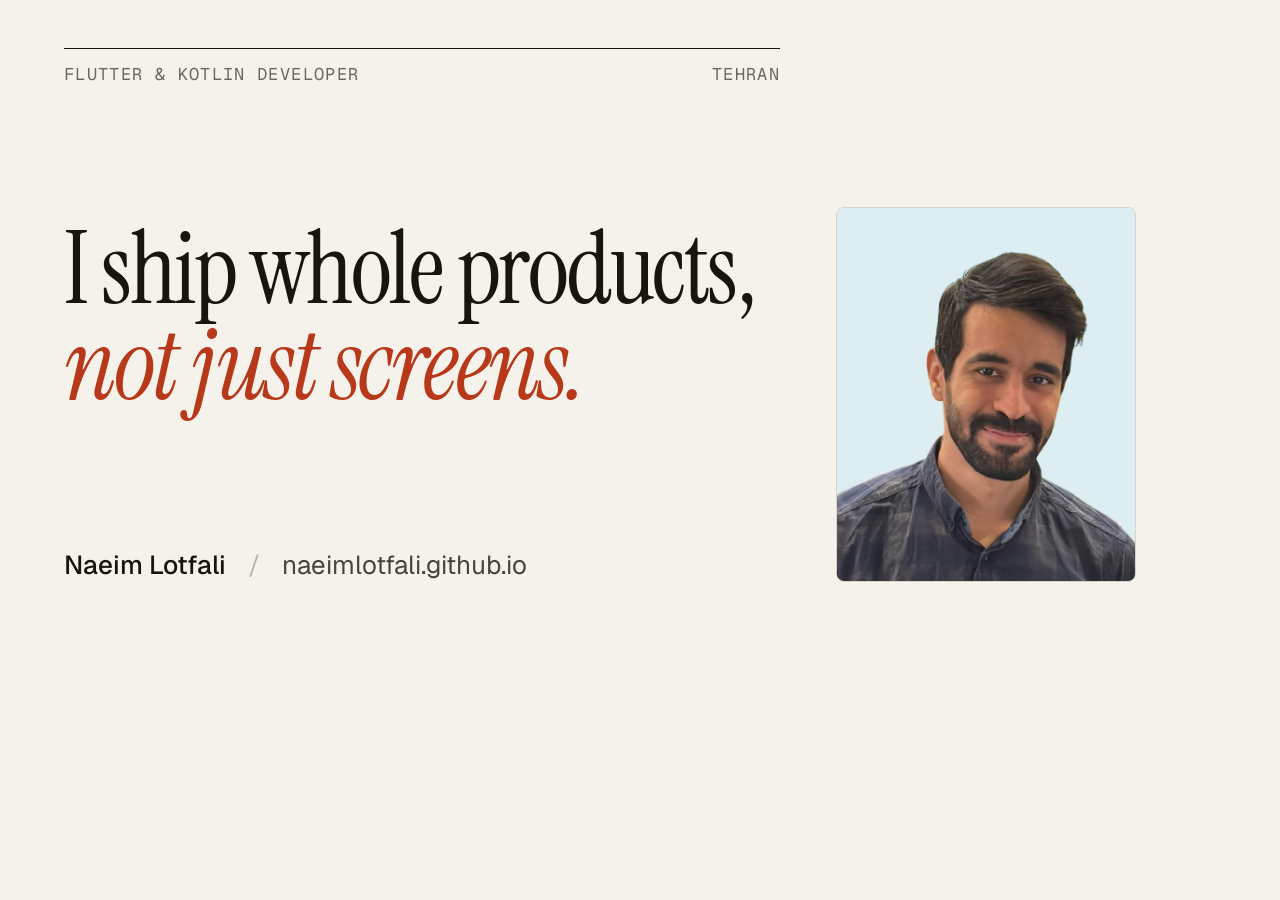
<file: assets/docs/og.html>
<!DOCTYPE html>
<!--
  Source for assets/images/og.png (the social-share card, 1200x630).
  Regenerate with:
    "/Applications/Google Chrome.app/Contents/MacOS/Google Chrome" \
      --headless --disable-gpu --hide-scrollbars --window-size=1200,630 \
      --virtual-time-budget=8000 \
      --screenshot=assets/images/og.png assets/docs/og.html
-->
<html lang="en">
<head>
<meta charset="UTF-8">
<title>Open Graph card</title>
<link rel="preconnect" href="https://fonts.googleapis.com">
<link rel="preconnect" href="https://fonts.gstatic.com" crossorigin>
<link href="https://fonts.googleapis.com/css2?family=Geist:wght@400;500&family=Geist+Mono:wght@400;500&family=Instrument+Serif:ital@0;1&display=swap" rel="stylesheet">
<style>
    * { box-sizing: border-box; margin: 0; padding: 0; }
    html, body { width: 1200px; height: 630px; }
    body {
        position: relative;
        overflow: hidden;
        background: #f5f2eb;
        color: #16150f;
        font-family: 'Geist', system-ui, sans-serif;
    }
    .frame {
        position: absolute;
        inset: 48px 64px;
        display: grid;
        grid-template-columns: 1fr 300px;
        gap: 56px;
    }
    .copy { display: flex; flex-direction: column; justify-content: space-between; }
    .top {
        display: flex; justify-content: space-between;
        padding-top: 14px; border-top: 1px solid #16150f;
        font-family: 'Geist Mono', ui-monospace, monospace;
        font-size: 17px; letter-spacing: 0.08em; text-transform: uppercase; color: #6b675c;
    }
    h1 {
        font-family: 'Instrument Serif', 'Iowan Old Style', Georgia, serif;
        font-weight: 400;
        font-size: 100px;
        line-height: 0.96;
        letter-spacing: -0.025em;
    }
    h1 em { font-style: italic; color: #b8381a; }
    .bottom { display: flex; align-items: baseline; gap: 22px; font-size: 26px; color: #47443b; }
    .bottom strong { font-weight: 500; color: #16150f; }
    .bottom span { color: #bdb7a6; }
    .photo {
        align-self: end;
        width: 300px; height: 375px;
        object-fit: cover; object-position: center 20%;
        border-radius: 8px; border: 1px solid #d8d3c5;
    }
</style>
</head>
<body>
    <div class="frame">
        <div class="copy">
            <div class="top"><span>Flutter &amp; Kotlin developer</span><span>Tehran</span></div>
            <h1>I ship whole products, <em>not just screens.</em></h1>
            <div class="bottom"><strong>Naeim Lotfali</strong><span>/</span>naeimlotfali.github.io</div>
        </div>
        <img class="photo" src="../images/profile.png" alt="">
    </div>
</body>
</html>
</file>
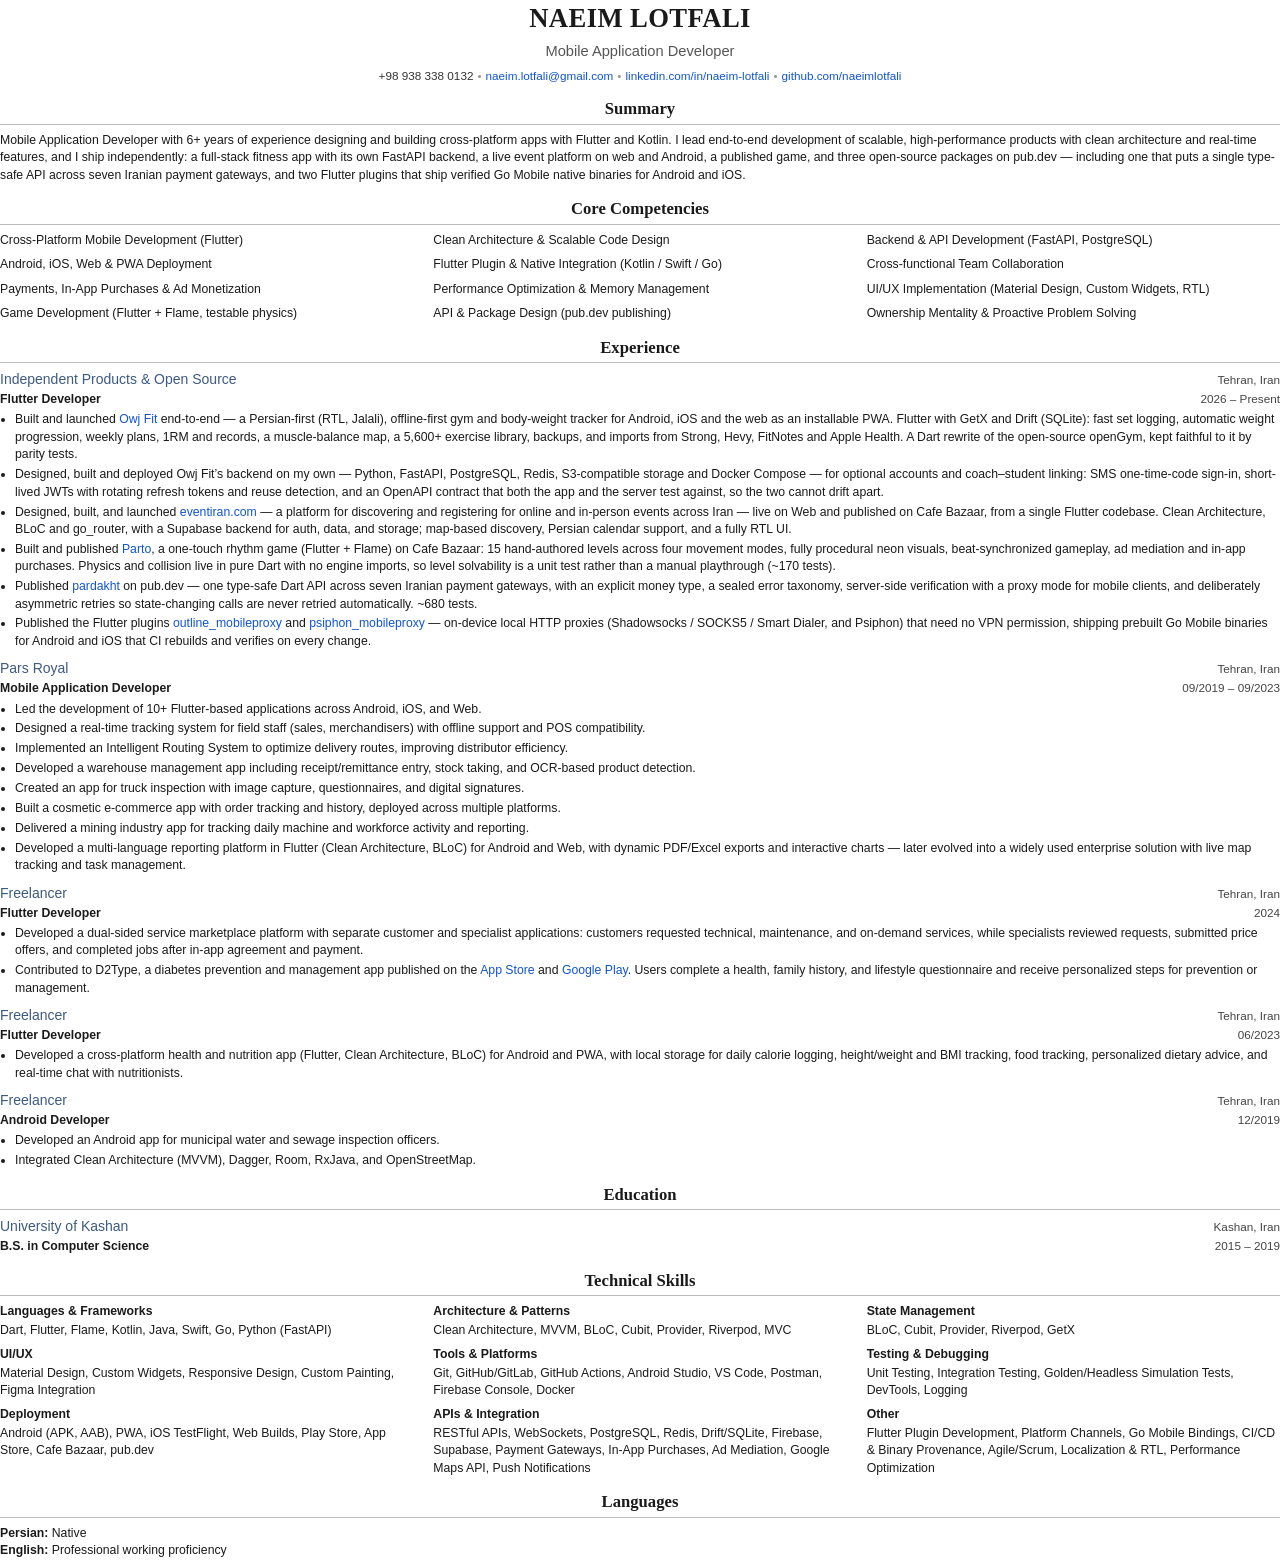
<file: assets/docs/resume.html>
<!DOCTYPE html>
<!--
  Source for assets/docs/Naeim-Lotfali-Resume.pdf.
  Regenerate with:
    "/Applications/Google Chrome.app/Contents/MacOS/Google Chrome" \
      --headless --disable-gpu --no-pdf-header-footer \
      --print-to-pdf=assets/docs/Naeim-Lotfali-Resume.pdf \
      assets/docs/resume.html
-->
<html lang="en">
<head>
<meta charset="UTF-8">
<title>Naeim Lotfali — Resume</title>
<style>
    @page {
        size: A4;
        margin: 14mm 15mm 14mm 15mm;
    }

    * { box-sizing: border-box; }

    body {
        font-family: Helvetica, Arial, sans-serif;
        font-size: 9.2pt;
        line-height: 1.42;
        color: #1a1a1a;
        margin: 0;
    }

    a { color: #1155cc; text-decoration: none; }

    /* ---------- header ---------- */
    .name {
        font-family: 'Times New Roman', Times, serif;
        font-size: 20pt;
        font-weight: 700;
        letter-spacing: 0.4px;
        text-align: center;
        margin: 0;
    }

    .title {
        text-align: center;
        font-size: 11pt;
        color: #555;
        margin: 3px 0 6px;
    }

    .contact {
        text-align: center;
        font-size: 8.8pt;
        color: #333;
        margin-bottom: 4px;
    }

    .contact span { white-space: nowrap; }
    .contact .sep { color: #999; padding: 0 4px; }

    /* ---------- sections ---------- */
    h2 {
        font-family: 'Times New Roman', Times, serif;
        font-size: 12.5pt;
        font-weight: 700;
        text-align: center;
        margin: 13px 0 7px;
        padding-bottom: 3px;
        border-bottom: 1px solid #bbb;
    }

    p { margin: 0 0 5px; }

    /* ---------- three-column grids ---------- */
    .grid3 {
        display: grid;
        grid-template-columns: 1fr 1fr 1fr;
        gap: 7px 20px;
    }

    .grid3 .k {
        font-weight: 700;
        display: block;
        margin-bottom: 1px;
    }

    /* ---------- experience ---------- */
    .job { margin-bottom: 9px; }

    .job-head {
        display: flex;
        justify-content: space-between;
        align-items: baseline;
    }

    .org {
        font-size: 10.5pt;
        color: #3d5a80;
    }

    .role { font-weight: 700; }

    .meta {
        text-align: right;
        color: #444;
        font-size: 8.8pt;
        white-space: nowrap;
        padding-left: 12px;
    }

    ul {
        margin: 3px 0 0;
        padding-left: 15px;
    }

    li { margin-bottom: 2.5px; }

    .job-head + .job-head { margin-top: 1px; }

    .tight { margin-bottom: 0; }
</style>
</head>
<body>

<h1 class="name">NAEIM LOTFALI</h1>
<div class="title">Mobile Application Developer</div>
<div class="contact">
    <span>+98 938 338 0132</span><span class="sep">•</span><span><a href="mailto:naeim.lotfali@gmail.com">naeim.lotfali@gmail.com</a></span><span class="sep">•</span><span><a href="https://linkedin.com/in/naeim-lotfali">linkedin.com/in/naeim-lotfali</a></span><span class="sep">•</span><span><a href="https://github.com/naeimlotfali">github.com/naeimlotfali</a></span>
</div>

<h2>Summary</h2>
<p>
    Mobile Application Developer with 6+ years of experience designing and building cross-platform apps with Flutter
    and Kotlin. I lead end-to-end development of scalable, high-performance products with clean architecture and
    real-time features, and I ship independently: a full-stack fitness app with its own FastAPI backend, a live event
    platform on web and Android, a published game, and
    three open-source packages on pub.dev — including one that puts a single type-safe API across seven Iranian
    payment gateways, and two Flutter plugins that ship verified Go Mobile native binaries for Android and iOS.
</p>

<h2>Core Competencies</h2>
<div class="grid3">
    <div>Cross-Platform Mobile Development (Flutter)</div>
    <div>Clean Architecture &amp; Scalable Code Design</div>
    <div>Backend &amp; API Development (FastAPI, PostgreSQL)</div>
    <div>Android, iOS, Web &amp; PWA Deployment</div>
    <div>Flutter Plugin &amp; Native Integration (Kotlin / Swift / Go)</div>
    <div>Cross-functional Team Collaboration</div>
    <div>Payments, In-App Purchases &amp; Ad Monetization</div>
    <div>Performance Optimization &amp; Memory Management</div>
    <div>UI/UX Implementation (Material Design, Custom Widgets, RTL)</div>
    <div>Game Development (Flutter + Flame, testable physics)</div>
    <div>API &amp; Package Design (pub.dev publishing)</div>
    <div>Ownership Mentality &amp; Proactive Problem Solving</div>
</div>

<h2>Experience</h2>

<div class="job">
    <div class="job-head">
        <div class="org">Independent Products &amp; Open Source</div>
        <div class="meta">Tehran, Iran</div>
    </div>
    <div class="job-head">
        <div class="role">Flutter Developer</div>
        <div class="meta">2026 – Present</div>
    </div>
    <ul>
        <li>
            Built and launched <a href="https://owjfit.ir">Owj Fit</a> end-to-end — a Persian-first (RTL, Jalali),
            offline-first gym and body-weight tracker for Android, iOS and the web as an installable PWA. Flutter with
            GetX and Drift (SQLite): fast set logging, automatic weight progression, weekly plans, 1RM and records, a
            muscle-balance map, a 5,600+ exercise library, backups, and imports from Strong, Hevy, FitNotes and Apple
            Health. A Dart rewrite of the open-source openGym, kept faithful to it by parity tests.
        </li>
        <li>
            Designed, built and deployed Owj Fit&rsquo;s backend on my own — Python, FastAPI, PostgreSQL, Redis,
            S3-compatible storage and Docker Compose — for optional accounts and coach–student linking: SMS
            one-time-code sign-in, short-lived JWTs with rotating refresh tokens and reuse detection, and an OpenAPI
            contract that both the app and the server test against, so the two cannot drift apart.
        </li>
        <li>
            Designed, built, and launched <a href="https://eventiran.com">eventiran.com</a> — a platform for
            discovering and registering for online and in-person events across Iran — live on Web and published on
            Cafe Bazaar, from a single Flutter codebase. Clean Architecture, BLoC and go_router, with a Supabase
            backend for auth, data, and storage; map-based discovery, Persian calendar support, and a fully RTL UI.
        </li>
        <li>
            Built and published <a href="https://cafebazaar.ir/app/ir.parto.game">Parto</a>, a one-touch rhythm game
            (Flutter + Flame) on Cafe Bazaar: 15 hand-authored levels across four movement modes, fully procedural
            neon visuals, beat-synchronized gameplay, ad mediation and in-app purchases. Physics and collision live in
            pure Dart with no engine imports, so level solvability is a unit test rather than a manual playthrough
            (~170 tests).
        </li>
        <li>
            Published <a href="https://pub.dev/packages/pardakht">pardakht</a> on pub.dev — one type-safe Dart API
            across seven Iranian payment gateways, with an explicit money type, a sealed error taxonomy, server-side
            verification with a proxy mode for mobile clients, and deliberately asymmetric retries so state-changing
            calls are never retried automatically. ~680 tests.
        </li>
        <li>
            Published the Flutter plugins <a href="https://pub.dev/packages/outline_mobileproxy">outline_mobileproxy</a>
            and <a href="https://pub.dev/packages/psiphon_mobileproxy">psiphon_mobileproxy</a> — on-device local HTTP
            proxies (Shadowsocks / SOCKS5 / Smart Dialer, and Psiphon) that need no VPN permission, shipping prebuilt
            Go Mobile binaries for Android and iOS that CI rebuilds and verifies on every change.
        </li>
    </ul>
</div>

<div class="job">
    <div class="job-head">
        <div class="org">Pars Royal</div>
        <div class="meta">Tehran, Iran</div>
    </div>
    <div class="job-head">
        <div class="role">Mobile Application Developer</div>
        <div class="meta">09/2019 – 09/2023</div>
    </div>
    <ul>
        <li>Led the development of 10+ Flutter-based applications across Android, iOS, and Web.</li>
        <li>Designed a real-time tracking system for field staff (sales, merchandisers) with offline support and POS compatibility.</li>
        <li>Implemented an Intelligent Routing System to optimize delivery routes, improving distributor efficiency.</li>
        <li>Developed a warehouse management app including receipt/remittance entry, stock taking, and OCR-based product detection.</li>
        <li>Created an app for truck inspection with image capture, questionnaires, and digital signatures.</li>
        <li>Built a cosmetic e-commerce app with order tracking and history, deployed across multiple platforms.</li>
        <li>Delivered a mining industry app for tracking daily machine and workforce activity and reporting.</li>
        <li>
            Developed a multi-language reporting platform in Flutter (Clean Architecture, BLoC) for Android and Web,
            with dynamic PDF/Excel exports and interactive charts — later evolved into a widely used enterprise
            solution with live map tracking and task management.
        </li>
    </ul>
</div>

<div class="job">
    <div class="job-head">
        <div class="org">Freelancer</div>
        <div class="meta">Tehran, Iran</div>
    </div>
    <div class="job-head">
        <div class="role">Flutter Developer</div>
        <div class="meta">2024</div>
    </div>
    <ul>
        <li>
            Developed a dual-sided service marketplace platform with separate customer and specialist applications:
            customers requested technical, maintenance, and on-demand services, while specialists reviewed requests,
            submitted price offers, and completed jobs after in-app agreement and payment.
        </li>
        <li>
            Contributed to D2Type, a diabetes prevention and management app published on the
            <a href="https://apps.apple.com/us/app/d2type/id6469694752">App Store</a> and
            <a href="https://play.google.com/store/apps/details?id=com.webnegah.d2type.d2type_application">Google Play</a>.
            Users complete a health, family history, and lifestyle questionnaire and receive personalized steps for
            prevention or management.
        </li>
    </ul>
</div>

<div class="job">
    <div class="job-head">
        <div class="org">Freelancer</div>
        <div class="meta">Tehran, Iran</div>
    </div>
    <div class="job-head">
        <div class="role">Flutter Developer</div>
        <div class="meta">06/2023</div>
    </div>
    <ul>
        <li>
            Developed a cross-platform health and nutrition app (Flutter, Clean Architecture, BLoC) for Android and
            PWA, with local storage for daily calorie logging, height/weight and BMI tracking, food tracking,
            personalized dietary advice, and real-time chat with nutritionists.
        </li>
    </ul>
</div>

<div class="job">
    <div class="job-head">
        <div class="org">Freelancer</div>
        <div class="meta">Tehran, Iran</div>
    </div>
    <div class="job-head">
        <div class="role">Android Developer</div>
        <div class="meta">12/2019</div>
    </div>
    <ul>
        <li>Developed an Android app for municipal water and sewage inspection officers.</li>
        <li>Integrated Clean Architecture (MVVM), Dagger, Room, RxJava, and OpenStreetMap.</li>
    </ul>
</div>

<h2>Education</h2>
<div class="job-head">
    <div class="org">University of Kashan</div>
    <div class="meta">Kashan, Iran</div>
</div>
<div class="job-head">
    <div class="role">B.S. in Computer Science</div>
    <div class="meta">2015 – 2019</div>
</div>

<h2>Technical Skills</h2>
<div class="grid3">
    <div><span class="k">Languages &amp; Frameworks</span>Dart, Flutter, Flame, Kotlin, Java, Swift, Go, Python (FastAPI)</div>
    <div><span class="k">Architecture &amp; Patterns</span>Clean Architecture, MVVM, BLoC, Cubit, Provider, Riverpod, MVC</div>
    <div><span class="k">State Management</span>BLoC, Cubit, Provider, Riverpod, GetX</div>
    <div><span class="k">UI/UX</span>Material Design, Custom Widgets, Responsive Design, Custom Painting, Figma Integration</div>
    <div><span class="k">Tools &amp; Platforms</span>Git, GitHub/GitLab, GitHub Actions, Android Studio, VS Code, Postman, Firebase Console, Docker</div>
    <div><span class="k">Testing &amp; Debugging</span>Unit Testing, Integration Testing, Golden/Headless Simulation Tests, DevTools, Logging</div>
    <div><span class="k">Deployment</span>Android (APK, AAB), PWA, iOS TestFlight, Web Builds, Play Store, App Store, Cafe Bazaar, pub.dev</div>
    <div><span class="k">APIs &amp; Integration</span>RESTful APIs, WebSockets, PostgreSQL, Redis, Drift/SQLite, Firebase, Supabase, Payment Gateways, In-App Purchases, Ad Mediation, Google Maps API, Push Notifications</div>
    <div><span class="k">Other</span>Flutter Plugin Development, Platform Channels, Go Mobile Bindings, CI/CD &amp; Binary Provenance, Agile/Scrum, Localization &amp; RTL, Performance Optimization</div>
</div>

<h2>Languages</h2>
<p class="tight"><strong>Persian:</strong> Native</p>
<p class="tight"><strong>English:</strong> Professional working proficiency</p>

</body>
</html>
</file>
<file: css/style.css>
/* ==========================================================================
   Naeim Lotfali — portfolio
   Editorial layout: warm paper, ink, one accent. Light + dark themes.
   ========================================================================== */

/* --------------------------------------------------------------------------
   Tokens
   -------------------------------------------------------------------------- */

:root {
    --paper: #f5f2eb;
    --paper-2: #ece8dd;
    --ink: #16150f;
    --ink-2: #47443b;
    --ink-3: #6b675c;
    --rule: #d8d3c5;
    --rule-strong: #bdb7a6;
    --accent: #b8381a;
    --accent-ink: #9a2d13;
    --ok: #2f8f5b;

    --invert-bg: #16150f;
    --invert-fg: #f5f2eb;
    --invert-fg-2: #cfcabc;
    --invert-fg-3: #a29d8f;
    --invert-rule: #3a3830;
    --invert-accent: #f0795a;

    --serif: 'Instrument Serif', 'Iowan Old Style', 'Palatino Linotype', Georgia, serif;
    --sans: 'Geist', system-ui, -apple-system, 'Segoe UI', Roboto, sans-serif;
    --mono: 'Geist Mono', ui-monospace, 'SF Mono', Menlo, Consolas, monospace;
    --persian: 'Vazirmatn', 'Geeza Pro', 'Tahoma', 'Noto Naskh Arabic', sans-serif;

    --header-h: 68px;
    --gutter: clamp(20px, 5vw, 56px);
    --ease: cubic-bezier(0.22, 1, 0.36, 1);

    color-scheme: light;
}

:root[data-theme='dark'] {
    --paper: #12110e;
    --paper-2: #191813;
    --ink: #ede9df;
    --ink-2: #bcb7aa;
    --ink-3: #8f8a7d;
    --rule: #2d2b25;
    --rule-strong: #46433a;
    --accent: #ec6a45;
    --accent-ink: #ff8a67;
    --ok: #4cbf86;

    --invert-bg: #1d1b16;
    --invert-fg: #ede9df;
    --invert-fg-2: #bcb7aa;
    --invert-fg-3: #8f8a7d;
    --invert-rule: #35332b;
    --invert-accent: #ec6a45;

    color-scheme: dark;
}

@media (prefers-color-scheme: dark) {
    :root:not([data-theme='light']) {
        --paper: #12110e;
        --paper-2: #191813;
        --ink: #ede9df;
        --ink-2: #bcb7aa;
        --ink-3: #8f8a7d;
        --rule: #2d2b25;
        --rule-strong: #46433a;
        --accent: #ec6a45;
        --accent-ink: #ff8a67;
        --ok: #4cbf86;

        --invert-bg: #1d1b16;
        --invert-fg: #ede9df;
        --invert-fg-2: #bcb7aa;
        --invert-fg-3: #8f8a7d;
        --invert-rule: #35332b;
        --invert-accent: #ec6a45;

        color-scheme: dark;
    }
}

/* --------------------------------------------------------------------------
   Base
   -------------------------------------------------------------------------- */

*,
*::before,
*::after {
    box-sizing: border-box;
}

html {
    scroll-behavior: smooth;
    scroll-padding-top: calc(var(--header-h) + 16px);
    -webkit-text-size-adjust: 100%;
}

body {
    margin: 0;
    background: var(--paper);
    color: var(--ink);
    font-family: var(--sans);
    font-size: 1.0625rem;
    line-height: 1.6;
    -webkit-font-smoothing: antialiased;
    text-rendering: optimizeLegibility;
}

h1, h2, h3, p, ul, ol, dl, dd, figure {
    margin: 0;
    padding: 0;
}

ul, ol {
    list-style: none;
}

img {
    max-width: 100%;
    height: auto;
}

button {
    font: inherit;
    color: inherit;
}

a {
    color: inherit;
}

::selection {
    background: var(--accent);
    color: #fff;
}

:focus-visible {
    outline: 2px solid var(--accent);
    outline-offset: 3px;
    border-radius: 2px;
}

.theme-switching *,
.theme-switching *::before,
.theme-switching *::after {
    transition: none !important;
}

.wrap {
    width: 100%;
    max-width: 1200px;
    margin-inline: auto;
    padding-inline: var(--gutter);
}

.mono {
    font-family: var(--mono);
    font-size: 0.8125rem;
    letter-spacing: 0.01em;
}

.skip {
    position: fixed;
    top: 12px;
    left: 12px;
    z-index: 400;
    padding: 10px 16px;
    background: var(--ink);
    color: var(--paper);
    border-radius: 6px;
    text-decoration: none;
    transform: translateY(-200%);
}

.skip:focus {
    transform: none;
}

/* --------------------------------------------------------------------------
   Links & buttons
   -------------------------------------------------------------------------- */

.link {
    text-decoration: underline;
    text-decoration-thickness: 1px;
    text-underline-offset: 0.28em;
    text-decoration-color: var(--rule-strong);
    transition: color 0.2s, text-decoration-color 0.2s;
}

.link:hover {
    color: var(--accent);
    text-decoration-color: currentColor;
}

.ext::after {
    content: '';
    display: inline-block;
    width: 0.62em;
    height: 0.62em;
    margin-left: 0.3em;
    background: currentColor;
    -webkit-mask: url("data:image/svg+xml,%3Csvg xmlns='http://www.w3.org/2000/svg' viewBox='0 0 12 12'%3E%3Cpath d='M3 9l6-6M4 3h5v5' fill='none' stroke='black' stroke-width='1.4'/%3E%3C/svg%3E") center / contain no-repeat;
    mask: url("data:image/svg+xml,%3Csvg xmlns='http://www.w3.org/2000/svg' viewBox='0 0 12 12'%3E%3Cpath d='M3 9l6-6M4 3h5v5' fill='none' stroke='black' stroke-width='1.4'/%3E%3C/svg%3E") center / contain no-repeat;
}

.btn {
    display: inline-flex;
    align-items: center;
    justify-content: center;
    gap: 10px;
    min-height: 48px;
    padding: 0 22px;
    border: 1px solid transparent;
    border-radius: 6px;
    background: transparent;
    font-size: 0.95rem;
    font-weight: 500;
    line-height: 1;
    text-decoration: none;
    cursor: pointer;
    transition: background 0.2s, color 0.2s, border-color 0.2s;
}

.btn svg {
    flex: none;
    transition: transform 0.25s var(--ease);
}

.btn:hover svg {
    transform: translateX(3px);
}

.btn-sm {
    min-height: 40px;
    padding: 0 16px;
    font-size: 0.875rem;
}

.btn-solid {
    background: var(--ink);
    color: var(--paper);
}

.btn-solid:hover {
    background: var(--accent);
    color: #fff;
}

.btn-outline {
    border-color: var(--rule-strong);
    color: var(--ink);
}

.btn-outline:hover {
    border-color: var(--ink);
    background: var(--ink);
    color: var(--paper);
}

.btn-ghost {
    border-color: var(--rule);
    color: var(--ink-2);
}

.btn-ghost:hover {
    border-color: var(--ink);
    color: var(--ink);
}

.icon-btn {
    display: inline-grid;
    place-items: center;
    width: 44px;
    height: 44px;
    padding: 0;
    border: 1px solid var(--rule-strong);
    border-radius: 50%;
    background: transparent;
    color: var(--ink);
    cursor: pointer;
    transition: background 0.2s, color 0.2s, border-color 0.2s;
}

.icon-btn:hover {
    background: var(--ink);
    border-color: var(--ink);
    color: var(--paper);
}

/* --------------------------------------------------------------------------
   Header
   -------------------------------------------------------------------------- */

.site-header {
    position: sticky;
    top: 0;
    z-index: 100;
    border-bottom: 1px solid transparent;
    transition: border-color 0.25s;
}

/* The frosted backdrop lives on a pseudo-element: a backdrop-filter on the
   header itself would become the containing block of the fixed mobile menu. */
.site-header::before {
    content: '';
    position: absolute;
    inset: 0;
    z-index: -1;
    background: color-mix(in srgb, var(--paper) 94%, transparent);
    -webkit-backdrop-filter: blur(12px);
    backdrop-filter: blur(12px);
}

.site-header.scrolled {
    border-bottom-color: var(--rule);
}

.bar {
    display: flex;
    align-items: center;
    gap: 24px;
    height: var(--header-h);
}

.brand {
    font-family: var(--serif);
    font-size: 1.6rem;
    line-height: 1;
    letter-spacing: -0.01em;
    text-decoration: none;
    white-space: nowrap;
}

.nav {
    margin-left: auto;
}

.nav ul {
    display: flex;
    gap: 6px;
}

.nav a {
    position: relative;
    display: block;
    padding: 8px 12px;
    color: var(--ink-2);
    font-size: 0.925rem;
    text-decoration: none;
    transition: color 0.2s;
}

.nav a::after {
    content: '';
    position: absolute;
    left: 12px;
    right: 12px;
    bottom: 3px;
    height: 1px;
    background: var(--accent);
    transform: scaleX(0);
    transform-origin: left;
    transition: transform 0.3s var(--ease);
}

.nav a:hover,
.nav a[aria-current='true'] {
    color: var(--ink);
}

.nav a:hover::after,
.nav a[aria-current='true']::after {
    transform: scaleX(1);
}

.nav-extra {
    display: none;
}

.bar-actions {
    display: flex;
    align-items: center;
    gap: 10px;
}

#themeToggle .i-sun {
    display: none;
}

:root[data-theme='dark'] #themeToggle .i-sun {
    display: block;
}

:root[data-theme='dark'] #themeToggle .i-moon {
    display: none;
}

@media (prefers-color-scheme: dark) {
    :root:not([data-theme='light']) #themeToggle .i-sun {
        display: block;
    }

    :root:not([data-theme='light']) #themeToggle .i-moon {
        display: none;
    }
}

.menu-btn {
    display: none;
    align-items: center;
    gap: 10px;
    height: 44px;
    padding: 0 4px 0 8px;
    border: 0;
    background: transparent;
    cursor: pointer;
    font-size: 0.925rem;
}

.menu-bars {
    position: relative;
    width: 22px;
    height: 10px;
}

.menu-bars i {
    position: absolute;
    left: 0;
    width: 100%;
    height: 1.5px;
    background: currentColor;
    transition: transform 0.3s var(--ease), top 0.3s var(--ease);
}

.menu-bars i:first-child { top: 0; }
.menu-bars i:last-child { top: 8px; }

.menu-btn[aria-expanded='true'] .menu-bars i:first-child { top: 4px; transform: rotate(45deg); }
.menu-btn[aria-expanded='true'] .menu-bars i:last-child { top: 4px; transform: rotate(-45deg); }

/* --------------------------------------------------------------------------
   Hero
   -------------------------------------------------------------------------- */

.hero {
    padding-top: clamp(56px, 9vw, 128px);
}

.hero-grid {
    display: grid;
    grid-template-columns: minmax(0, 1fr) clamp(220px, 26vw, 320px);
    gap: clamp(32px, 6vw, 88px);
    align-items: end;
}

.eyebrow {
    font-family: var(--mono);
    font-size: 0.8125rem;
    letter-spacing: 0.08em;
    text-transform: uppercase;
    color: var(--ink-3);
}

.eyebrow .sep {
    margin: 0 0.5em;
    color: var(--rule-strong);
}

.hero h1 {
    margin-top: 28px;
    font-family: var(--serif);
    font-weight: 400;
    font-size: clamp(2.9rem, 7.4vw, 6rem);
    line-height: 0.98;
    letter-spacing: -0.03em;
    text-wrap: balance;
}

.hero h1 em {
    font-style: italic;
    color: var(--accent);
}

.lede {
    max-width: 36em;
    margin-top: 32px;
    font-size: clamp(1.05rem, 1.6vw, 1.2rem);
    line-height: 1.65;
    color: var(--ink-2);
}

.hero-actions {
    display: flex;
    flex-wrap: wrap;
    align-items: center;
    gap: 12px;
    margin-top: 36px;
}

.hero-socials {
    display: inline-flex;
    gap: 20px;
    margin-left: 12px;
    font-size: 0.95rem;
}

.status {
    display: flex;
    align-items: center;
    gap: 10px;
    margin-top: 28px;
    font-size: 0.9rem;
    color: var(--ink-2);
}

.status-dot {
    width: 8px;
    height: 8px;
    border-radius: 50%;
    background: var(--ok);
    box-shadow: 0 0 0 4px color-mix(in srgb, var(--ok) 22%, transparent);
}

.portrait img {
    display: block;
    width: 100%;
    aspect-ratio: 4 / 5;
    object-fit: cover;
    object-position: center 20%;
    border-radius: 6px;
    border: 1px solid var(--rule);
}

.portrait figcaption {
    display: flex;
    justify-content: space-between;
    gap: 12px;
    margin-top: 12px;
    font-size: 0.85rem;
    color: var(--ink-3);
}

.portrait .mono {
    font-size: 0.8rem;
}

.proof {
    display: flex;
    flex-wrap: wrap;
    align-items: baseline;
    gap: 8px 28px;
    margin-top: clamp(56px, 8vw, 96px);
    padding: 18px 0;
    border-top: 1px solid var(--ink);
}

.proof-label {
    text-transform: uppercase;
    letter-spacing: 0.1em;
    color: var(--ink-3);
}

.proof-list {
    display: flex;
    flex-wrap: wrap;
    gap: 6px 28px;
    font-size: 0.975rem;
}

.facts {
    display: grid;
    grid-template-columns: repeat(4, 1fr);
    border-top: 1px solid var(--rule);
    border-bottom: 1px solid var(--rule);
}

.facts > div {
    padding: 28px 24px 28px 0;
}

.facts > div + div {
    padding-left: 24px;
    border-left: 1px solid var(--rule);
}

.facts dt {
    font-family: var(--mono);
    font-size: 0.75rem;
    letter-spacing: 0.08em;
    text-transform: uppercase;
    color: var(--ink-3);
}

.facts dd {
    margin-top: 8px;
    font-family: var(--serif);
    font-size: clamp(2.4rem, 4vw, 3.4rem);
    line-height: 1;
    letter-spacing: -0.02em;
}

.facts dd small {
    margin-left: 6px;
    font-family: var(--sans);
    font-size: 0.8rem;
    letter-spacing: 0;
    color: var(--ink-3);
}

/* --------------------------------------------------------------------------
   Sections
   -------------------------------------------------------------------------- */

.sec {
    padding-block: clamp(72px, 10vw, 136px) 0;
}

.sec-tint {
    margin-top: clamp(72px, 10vw, 136px);
    padding-bottom: clamp(72px, 10vw, 136px);
    background: var(--paper-2);
}

.sec-head {
    display: grid;
    grid-template-columns: minmax(0, 3fr) minmax(0, 9fr);
    gap: 16px var(--gutter);
    padding-top: 20px;
    border-top: 1px solid var(--ink);
    margin-bottom: clamp(32px, 5vw, 64px);
}

.sec-index {
    text-transform: uppercase;
    letter-spacing: 0.08em;
    color: var(--ink-3);
}

.sec-index span {
    margin-right: 10px;
    color: var(--accent);
}

.sec h2 {
    font-family: var(--serif);
    font-weight: 400;
    font-size: clamp(2.2rem, 4.8vw, 3.75rem);
    line-height: 1.02;
    letter-spacing: -0.025em;
    text-wrap: balance;
}

.sec-intro {
    max-width: 38em;
    margin-top: 18px;
    color: var(--ink-2);
}

/* --------------------------------------------------------------------------
   Case studies
   -------------------------------------------------------------------------- */

.case {
    display: grid;
    grid-template-columns: minmax(0, 4fr) minmax(0, 8fr);
    gap: 0 clamp(32px, 5vw, 80px);
    padding-block: clamp(40px, 6vw, 72px);
    border-top: 1px solid var(--rule);
}

.case:last-child {
    padding-bottom: 0;
}

.case-side {
    position: sticky;
    top: calc(var(--header-h) + 24px);
    align-self: start;
}

.case-no {
    color: var(--ink-3);
}

.case-side h3 {
    margin-top: 14px;
    font-family: var(--serif);
    font-weight: 400;
    font-size: clamp(2.2rem, 3.6vw, 3rem);
    line-height: 1;
    letter-spacing: -0.02em;
}

.fa {
    display: inline-block;
    margin-inline-start: 0.3em;
    font-family: var(--persian);
    font-size: 0.62em;
    letter-spacing: 0;
    color: var(--ink-3);
    vertical-align: 0.1em;
}

.case-tag {
    margin-top: 10px;
    color: var(--ink-2);
}

.meta {
    margin-top: 28px;
    font-size: 0.9rem;
}

.meta > div {
    display: grid;
    grid-template-columns: 84px minmax(0, 1fr);
    gap: 12px;
    padding: 10px 0;
    border-top: 1px solid var(--rule);
}

.meta > div:last-child {
    border-bottom: 1px solid var(--rule);
}

.meta dt {
    padding-top: 2px;
    font-family: var(--mono);
    font-size: 0.72rem;
    letter-spacing: 0.08em;
    text-transform: uppercase;
    color: var(--ink-3);
}

.case-links {
    display: flex;
    flex-wrap: wrap;
    gap: 10px;
    margin-top: 24px;
}

.case-main {
    min-width: 0;
}

.prose {
    max-width: 40rem;
    margin-top: 36px;
}

.prose > p {
    color: var(--ink-2);
}

.points {
    margin-top: 20px;
}

.points li {
    position: relative;
    padding-left: 22px;
    margin-top: 10px;
    color: var(--ink);
}

.points li::before {
    content: '';
    position: absolute;
    left: 0;
    top: 0.78em;
    width: 10px;
    height: 1px;
    background: var(--accent);
}

.stack {
    display: flex;
    flex-wrap: wrap;
    gap: 6px 0;
    margin-top: 24px;
    font-family: var(--mono);
    font-size: 0.78rem;
    color: var(--ink-3);
}

.stack li:not(:last-child)::after {
    content: '/';
    margin: 0 0.8em;
    color: var(--rule-strong);
}

code {
    padding: 1px 6px;
    border-radius: 4px;
    background: var(--paper-2);
    font-family: var(--mono);
    font-size: 0.86em;
}

/* Gallery ---------------------------------------------------------------- */

.gallery-stage {
    display: block;
    width: 100%;
    padding: 0;
    overflow: hidden;
    border: 1px solid var(--rule);
    border-radius: 10px;
    background: #e8eaee;
    aspect-ratio: 1600 / 839;
    cursor: zoom-in;
}

.gallery-stage img {
    display: block;
    width: 100%;
    height: 100%;
    object-fit: cover;
    object-position: top center;
}

.gallery-stage img.swap {
    animation: swap 0.35s var(--ease);
}

@keyframes swap {
    from { opacity: 0.2; }
    to { opacity: 1; }
}

.gallery--wide .gallery-stage {
    aspect-ratio: 2400 / 1254;
    background: #070d0f;
}

.gallery--phones .gallery-stage {
    aspect-ratio: 16 / 10;
    background: #060f12;
}

.gallery--phones img {
    object-fit: contain;
    object-position: center;
}

.gallery--dark .gallery-stage {
    aspect-ratio: 1600 / 778;
    background: #0b1026;
}

.gallery--dark img {
    object-fit: contain;
    object-position: center;
}

.gallery-bar {
    display: flex;
    align-items: center;
    gap: 16px;
    margin-top: 14px;
}

.gallery-ctrl {
    display: flex;
    gap: 8px;
}

.gallery-caption {
    flex: 1;
    min-width: 0;
    font-size: 0.9rem;
    color: var(--ink-2);
}

.gallery-count {
    color: var(--ink-3);
    white-space: nowrap;
}

/* --------------------------------------------------------------------------
   Open source
   -------------------------------------------------------------------------- */

.oss {
    border-bottom: 1px solid var(--rule);
}

.oss-row {
    display: grid;
    grid-template-columns: minmax(0, 3fr) minmax(0, 7fr) minmax(0, 2fr);
    gap: 16px var(--gutter);
    padding-block: 36px;
    border-top: 1px solid var(--rule);
}

.oss-name {
    font-size: 1.05rem;
    font-weight: 500;
    line-height: 1.4;
    word-break: break-word;
}

.oss-name a {
    text-decoration: none;
    background: linear-gradient(var(--accent), var(--accent)) 0 100% / 0 1px no-repeat;
    transition: background-size 0.3s var(--ease), color 0.2s;
}

.oss-name a:hover {
    color: var(--accent);
    background-size: 100% 1px;
}

.oss-body > p {
    color: var(--ink-2);
}

.oss-body .stack {
    margin-top: 18px;
}

.oss-links {
    display: flex;
    flex-direction: column;
    align-items: flex-end;
    gap: 6px;
    font-size: 0.95rem;
}

/* --------------------------------------------------------------------------
   Earlier work
   -------------------------------------------------------------------------- */

.archive {
    border-bottom: 1px solid var(--rule);
}

.arch {
    display: grid;
    grid-template-columns: minmax(0, 3fr) minmax(0, 9fr);
    gap: 16px var(--gutter);
    padding-block: 32px;
    border-top: 1px solid var(--rule);
    align-items: start;
}

.arch-thumb {
    display: grid;
    place-items: center;
    width: 100%;
    aspect-ratio: 1400 / 590;
    padding: 0;
    overflow: hidden;
    border: 1px solid var(--rule);
    border-radius: 8px;
    background: #e5e5e8;
}

button.arch-thumb {
    cursor: zoom-in;
}

.arch-thumb img {
    width: 100%;
    height: 100%;
    object-fit: cover;
    transition: transform 0.6s var(--ease);
}

button.arch-thumb:hover img {
    transform: scale(1.04);
}

.arch-thumb--icon {
    background: var(--paper-2);
}

/* Logos here are square-ish marks on white or transparent: show them whole,
   on a white tile, never cropped. */
.arch-thumb--icon img {
    width: 92px;
    height: 92px;
    padding: 10px;
    object-fit: contain;
    background: #fff;
    border-radius: 22px;
    box-shadow: 0 6px 20px rgb(0 0 0 / 0.12);
}

.arch-body h3 {
    font-family: var(--serif);
    font-weight: 400;
    font-size: clamp(1.5rem, 2.4vw, 1.9rem);
    line-height: 1.12;
    letter-spacing: -0.015em;
}

.arch-body > p:not(.arch-links) {
    max-width: 40rem;
    margin-top: 10px;
    color: var(--ink-2);
}

.arch-body .stack {
    margin-top: 16px;
}

.arch-links {
    display: flex;
    gap: 22px;
    margin-top: 14px;
    font-size: 0.95rem;
}

/* --------------------------------------------------------------------------
   Experience
   -------------------------------------------------------------------------- */

.jobs {
    border-bottom: 1px solid var(--rule);
}

.job {
    display: grid;
    grid-template-columns: minmax(0, 3fr) minmax(0, 9fr);
    gap: 16px var(--gutter);
    padding-block: 40px;
    border-top: 1px solid var(--rule);
}

.job-when p:first-child {
    color: var(--ink);
}

.job-when p + p {
    margin-top: 2px;
    font-size: 0.9rem;
    color: var(--ink-3);
}

.job-main h3 {
    font-family: var(--serif);
    font-weight: 400;
    font-size: clamp(1.7rem, 2.8vw, 2.2rem);
    line-height: 1.08;
    letter-spacing: -0.02em;
}

.job-org {
    margin-top: 8px;
    color: var(--accent);
    font-weight: 500;
}

.job-main .points {
    max-width: 44rem;
    margin-top: 18px;
}

/* --------------------------------------------------------------------------
   Skills
   -------------------------------------------------------------------------- */

.approach {
    display: grid;
    grid-template-columns: repeat(2, minmax(0, 1fr));
    gap: 0 var(--gutter);
    counter-reset: ap;
}

.approach li {
    position: relative;
    padding: 28px 0 36px;
    border-top: 1px solid var(--rule-strong);
    counter-increment: ap;
}

.approach li::before {
    content: '0' counter(ap);
    display: block;
    margin-bottom: 16px;
    font-family: var(--mono);
    font-size: 0.78rem;
    color: var(--accent);
}

.approach h3 {
    font-family: var(--serif);
    font-weight: 400;
    font-size: clamp(1.5rem, 2.4vw, 1.9rem);
    line-height: 1.1;
    letter-spacing: -0.015em;
}

.approach p {
    max-width: 30rem;
    margin-top: 10px;
    color: var(--ink-2);
}

.skills {
    margin-top: clamp(32px, 5vw, 56px);
    border-bottom: 1px solid var(--rule-strong);
}

.skills > div {
    display: grid;
    grid-template-columns: minmax(0, 3fr) minmax(0, 9fr);
    gap: 8px var(--gutter);
    padding-block: 20px;
    border-top: 1px solid var(--rule-strong);
}

.skills dt {
    font-family: var(--mono);
    font-size: 0.78rem;
    letter-spacing: 0.08em;
    text-transform: uppercase;
    color: var(--ink-3);
    padding-top: 4px;
}

.inline {
    display: flex;
    flex-wrap: wrap;
    gap: 4px 0;
}

.inline li:not(:last-child)::after {
    content: '/';
    margin: 0 0.75em;
    color: var(--rule-strong);
}

.background {
    display: grid;
    grid-template-columns: repeat(2, minmax(0, 1fr));
    gap: 32px var(--gutter);
    margin-top: clamp(48px, 7vw, 88px);
}

.background h3 {
    margin-bottom: 10px;
    font-weight: 400;
    text-transform: uppercase;
    letter-spacing: 0.08em;
    color: var(--ink-3);
}

.background strong {
    font-weight: 500;
}

/* --------------------------------------------------------------------------
   Contact (inverted block)
   -------------------------------------------------------------------------- */

.sec-invert {
    --paper: var(--invert-bg);
    --ink: var(--invert-fg);
    --ink-2: var(--invert-fg-2);
    --ink-3: var(--invert-fg-3);
    --rule: var(--invert-rule);
    --rule-strong: var(--invert-rule);
    --accent: var(--invert-accent);
    margin-top: clamp(72px, 10vw, 136px);
    padding-block: clamp(72px, 10vw, 128px);
    background: var(--invert-bg);
    color: var(--invert-fg);
}

.contact-title {
    max-width: 14em;
    margin-top: 28px;
    font-family: var(--serif);
    font-weight: 400;
    font-size: clamp(2.6rem, 7vw, 5.5rem);
    line-height: 0.98;
    letter-spacing: -0.03em;
    text-wrap: balance;
}

.contact-title em {
    font-style: italic;
    color: var(--accent);
}

.contact-lede {
    max-width: 32em;
    margin-top: 28px;
    color: var(--ink-2);
}

.contact-mail {
    display: flex;
    flex-wrap: wrap;
    align-items: center;
    gap: 16px 24px;
    margin-top: 40px;
}

.mail-link {
    font-family: var(--serif);
    font-size: clamp(1.7rem, 4.6vw, 3.4rem);
    line-height: 1.1;
    letter-spacing: -0.02em;
    text-decoration: underline;
    text-decoration-thickness: 1.5px;
    text-underline-offset: 0.18em;
    text-decoration-color: var(--rule-strong);
    word-break: break-word;
    transition: color 0.2s, text-decoration-color 0.2s;
}

.mail-link:hover {
    color: var(--accent);
    text-decoration-color: currentColor;
}

.contact-list {
    display: grid;
    grid-template-columns: repeat(4, minmax(0, 1fr));
    gap: 0 var(--gutter);
    margin-top: clamp(48px, 7vw, 88px);
}

.contact-list li {
    display: flex;
    flex-direction: column;
    gap: 6px;
    padding: 18px 0 8px;
    border-top: 1px solid var(--rule);
}

.contact-list .mono {
    text-transform: uppercase;
    letter-spacing: 0.08em;
    font-size: 0.72rem;
    color: var(--ink-3);
}

.contact-list a {
    text-decoration: none;
    transition: color 0.2s;
}

.contact-list a:hover {
    color: var(--accent);
}

/* --------------------------------------------------------------------------
   Footer, toast
   -------------------------------------------------------------------------- */

.site-footer {
    padding-block: 28px;
    font-size: 0.875rem;
    color: var(--ink-3);
}

.foot {
    display: flex;
    flex-wrap: wrap;
    align-items: center;
    justify-content: space-between;
    gap: 8px 32px;
}

.toast {
    position: fixed;
    left: 50%;
    bottom: 28px;
    z-index: 500;
    padding: 12px 18px;
    border-radius: 6px;
    background: var(--ink);
    color: var(--paper);
    font-size: 0.9rem;
    opacity: 0;
    pointer-events: none;
    transform: translate(-50%, 12px);
    transition: opacity 0.25s, transform 0.25s var(--ease);
}

.toast.show {
    opacity: 1;
    transform: translate(-50%, 0);
}

/* --------------------------------------------------------------------------
   Lightbox
   -------------------------------------------------------------------------- */

.lightbox {
    width: 100%;
    max-width: none;
    height: 100%;
    max-height: none;
    margin: 0;
    padding: 0;
    border: 0;
    background: transparent;
    color: #f2efe7;
}

.lightbox[open] {
    display: grid;
    place-items: center;
}

.lightbox::backdrop {
    background: rgb(10 9 7 / 0.93);
    -webkit-backdrop-filter: blur(6px);
    backdrop-filter: blur(6px);
}

.lightbox figure {
    display: grid;
    justify-items: center;
    gap: 16px;
    max-width: 94vw;
}

.lightbox img {
    display: block;
    max-width: min(1280px, 94vw);
    max-height: 78vh;
    border-radius: 6px;
    background: #fff;
}

.lightbox figcaption {
    font-family: var(--mono);
    font-size: 0.82rem;
    color: #cfcabc;
    text-align: center;
}

.lb-btn {
    position: absolute;
    display: grid;
    place-items: center;
    width: 48px;
    height: 48px;
    padding: 0;
    border: 1px solid rgb(255 255 255 / 0.25);
    border-radius: 50%;
    background: rgb(20 19 15 / 0.6);
    color: #f2efe7;
    cursor: pointer;
    transition: background 0.2s, color 0.2s;
}

.lb-btn:hover {
    background: #f2efe7;
    color: #16150f;
}

.lb-close { top: 20px; right: 20px; }
.lb-prev { left: 20px; top: 50%; margin-top: -24px; }
.lb-next { right: 20px; top: 50%; margin-top: -24px; }
.lb-btn[hidden] { display: none; }

/* --------------------------------------------------------------------------
   Reveal on scroll (progressive enhancement: content is visible without JS)
   -------------------------------------------------------------------------- */

.js .reveal {
    opacity: 0;
    transform: translateY(16px);
    transition: opacity 0.8s var(--ease), transform 0.8s var(--ease);
}

.js .reveal.in {
    opacity: 1;
    transform: none;
}

/* --------------------------------------------------------------------------
   Responsive
   -------------------------------------------------------------------------- */

@media (max-width: 1000px) {
    .case {
        grid-template-columns: minmax(0, 1fr);
        gap: 28px;
    }

    .case-side {
        position: static;
    }

    .case-side .meta {
        display: grid;
        grid-template-columns: repeat(2, minmax(0, 1fr));
        column-gap: 24px;
        border-bottom: 1px solid var(--rule);
    }

    .case-side .meta > div:last-child {
        border-bottom: 0;
    }

    .prose {
        margin-top: 28px;
    }

    .oss-row {
        grid-template-columns: minmax(0, 1fr);
        gap: 12px;
    }

    .oss-links {
        flex-direction: row;
        align-items: baseline;
        gap: 22px;
    }

    .contact-list {
        grid-template-columns: repeat(2, minmax(0, 1fr));
    }
}

@media (max-width: 860px) {
    :root {
        --header-h: 64px;
    }

    .menu-btn {
        display: inline-flex;
    }

    .bar-resume {
        display: none;
    }

    .bar-actions {
        margin-left: auto;
    }

    .nav {
        position: fixed;
        inset: var(--header-h) 0 0 0;
        margin: 0;
        padding: 24px var(--gutter) 40px;
        overflow-y: auto;
        background: var(--paper);
        border-top: 1px solid var(--rule);
        visibility: hidden;
        opacity: 0;
        transform: translateY(-8px);
        transition: opacity 0.25s, transform 0.3s var(--ease), visibility 0s linear 0.3s;
    }

    .site-header.open .nav {
        visibility: visible;
        opacity: 1;
        transform: none;
        transition: opacity 0.25s, transform 0.3s var(--ease), visibility 0s;
    }

    .nav ul {
        flex-direction: column;
        gap: 0;
    }

    .nav li {
        border-bottom: 1px solid var(--rule);
    }

    .nav .nav-extra {
        display: block;
    }

    .nav .nav-extra a {
        color: var(--accent);
    }

    .nav a {
        padding: 18px 0;
        font-family: var(--serif);
        font-size: 2rem;
        color: var(--ink);
    }

    .nav a::after {
        display: none;
    }

    .site-header.open::before {
        background: var(--paper);
    }

    .hero-grid {
        grid-template-columns: minmax(0, 1fr);
        align-items: start;
    }

    .portrait {
        max-width: 240px;
        order: 2;
    }

    .sec-head {
        grid-template-columns: minmax(0, 1fr);
    }

    .arch,
    .job,
    .skills > div {
        grid-template-columns: minmax(0, 1fr);
    }

    .arch-thumb {
        max-width: 420px;
    }

    .approach {
        grid-template-columns: minmax(0, 1fr);
    }

}

@media (max-width: 600px) {
    body {
        font-size: 1rem;
    }

    .facts {
        grid-template-columns: repeat(2, 1fr);
    }

    .facts > div {
        padding: 22px 16px 22px 0;
    }

    .facts > div + div {
        padding-left: 0;
        border-left: 0;
    }

    .facts > div:nth-child(even) {
        padding-left: 16px;
        border-left: 1px solid var(--rule);
    }

    .facts > div:nth-child(n + 3) {
        border-top: 1px solid var(--rule);
    }

    .hero-socials {
        margin-left: 0;
        width: 100%;
    }

    .hero-actions .btn {
        flex: 1 1 auto;
    }

    .case-side .meta {
        grid-template-columns: minmax(0, 1fr);
    }

    .case-side .meta > div:last-child {
        border-bottom: 1px solid var(--rule);
    }

    .gallery-bar {
        flex-wrap: wrap;
        gap: 10px 14px;
    }

    .gallery-caption {
        order: 3;
        flex-basis: 100%;
    }

    .gallery-count {
        margin-left: auto;
    }

    .background {
        grid-template-columns: minmax(0, 1fr);
    }

    .contact-list {
        grid-template-columns: minmax(0, 1fr);
    }

    .lb-prev { left: 8px; }
    .lb-next { right: 8px; }
    .lb-close { top: 12px; right: 12px; }
}

@media (prefers-reduced-motion: reduce) {
    html {
        scroll-behavior: auto;
    }

    *,
    *::before,
    *::after {
        animation-duration: 0.01ms !important;
        transition-duration: 0.01ms !important;
    }

    .js .reveal {
        opacity: 1;
        transform: none;
    }
}

/* --------------------------------------------------------------------------
   Print — a clean, single-column hand-out
   -------------------------------------------------------------------------- */

@media print {
    :root {
        --paper: #fff;
        --paper-2: #fff;
        --ink: #000;
        --ink-2: #222;
        --ink-3: #555;
        --rule: #ccc;
        --rule-strong: #999;
    }

    .site-header,
    .gallery-bar,
    .case-links,
    .toast,
    .lightbox,
    .portrait,
    .skip {
        display: none !important;
    }

    .js .reveal {
        opacity: 1;
        transform: none;
    }

    .case-side {
        position: static;
    }

    .case,
    .arch,
    .job,
    .oss-row {
        break-inside: avoid;
    }

    .sec-invert {
        --paper: #fff;
        --ink: #000;
        --ink-2: #222;
        --ink-3: #555;
        --rule: #ccc;
        background: #fff;
        color: #000;
    }
}
</file>
